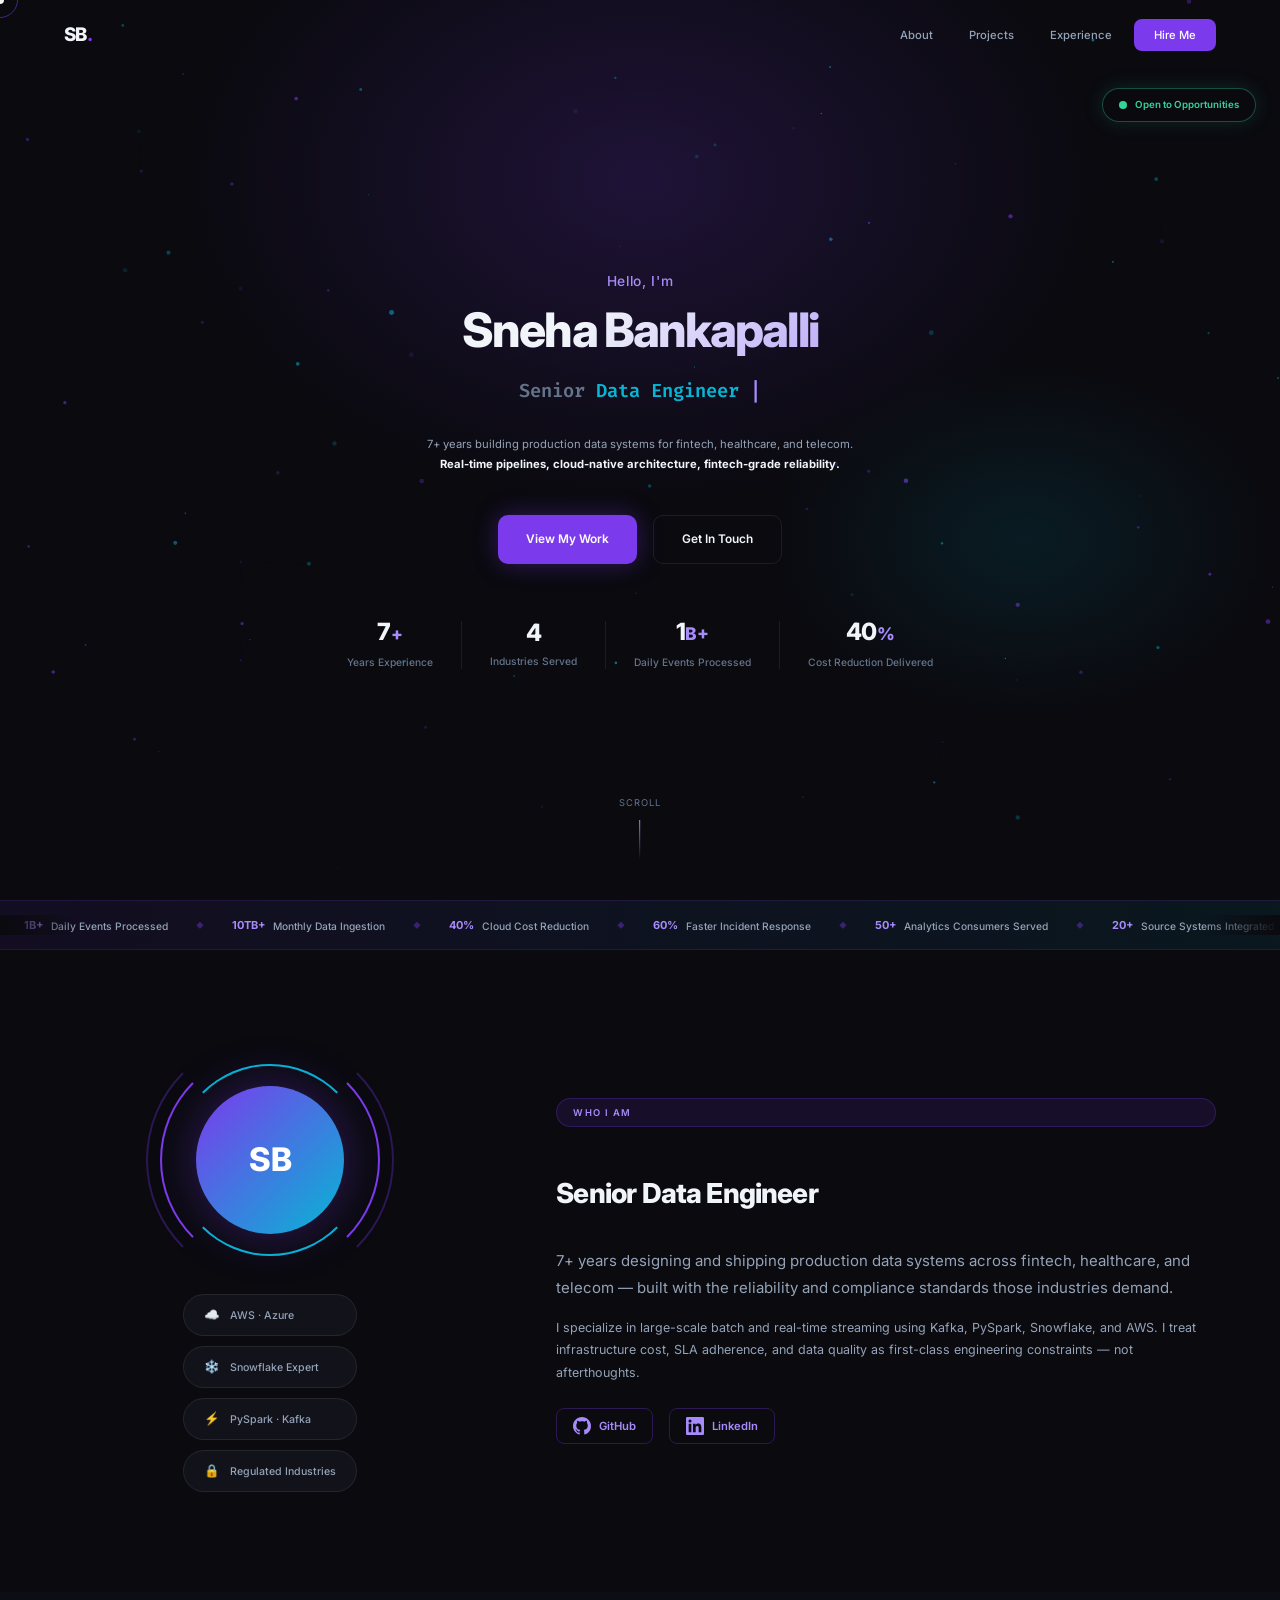
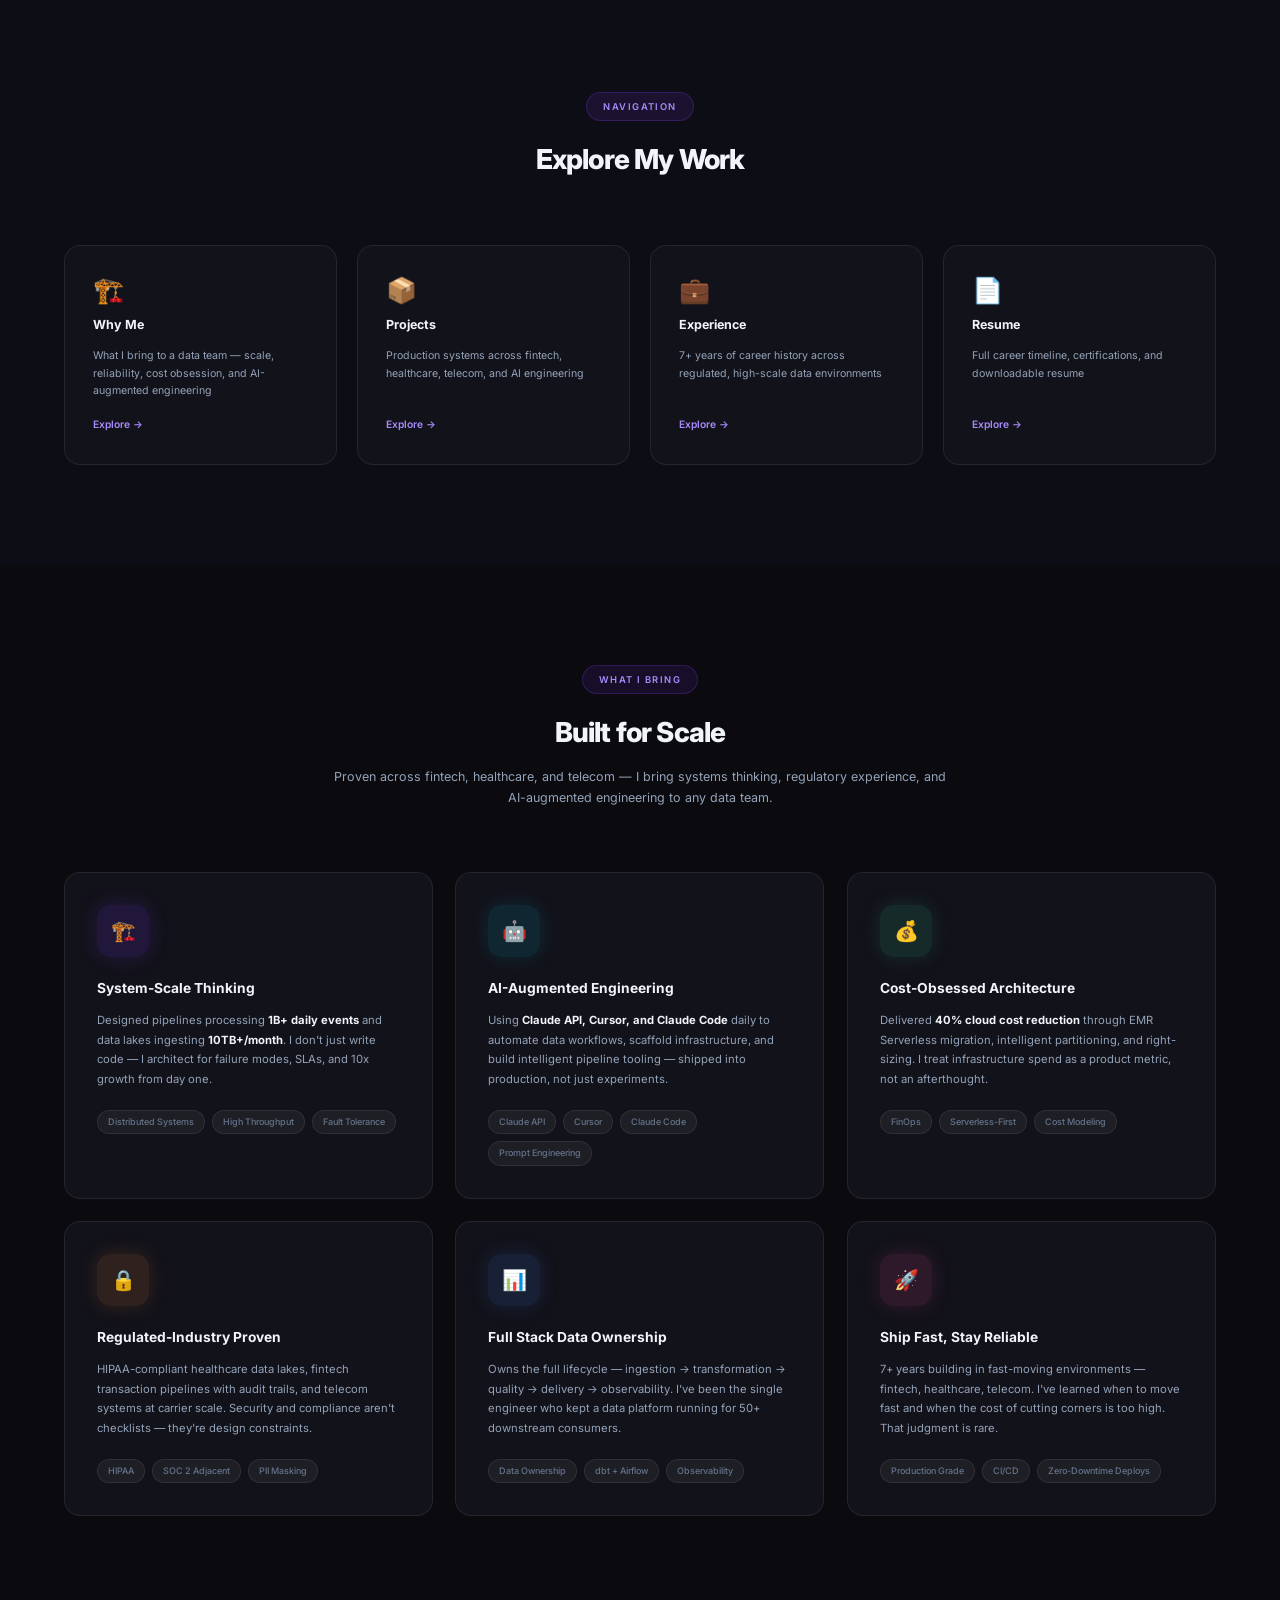
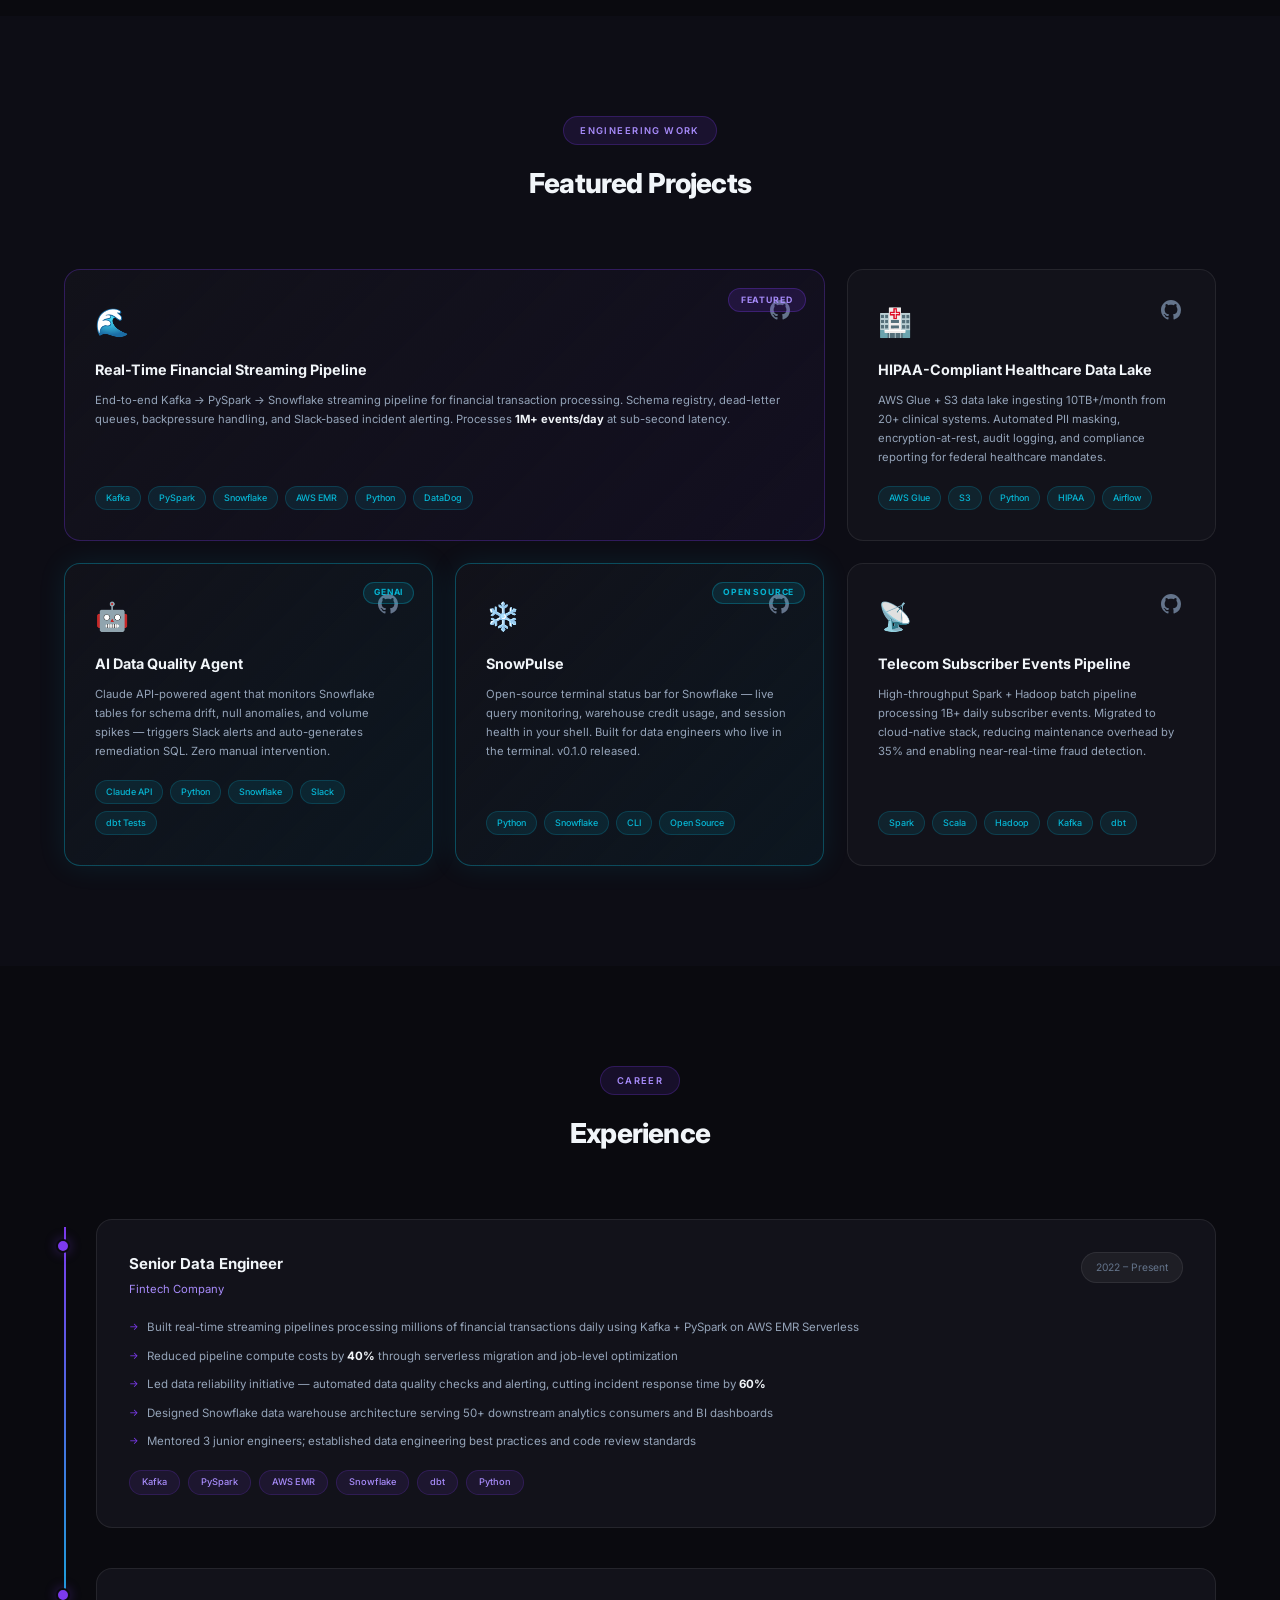
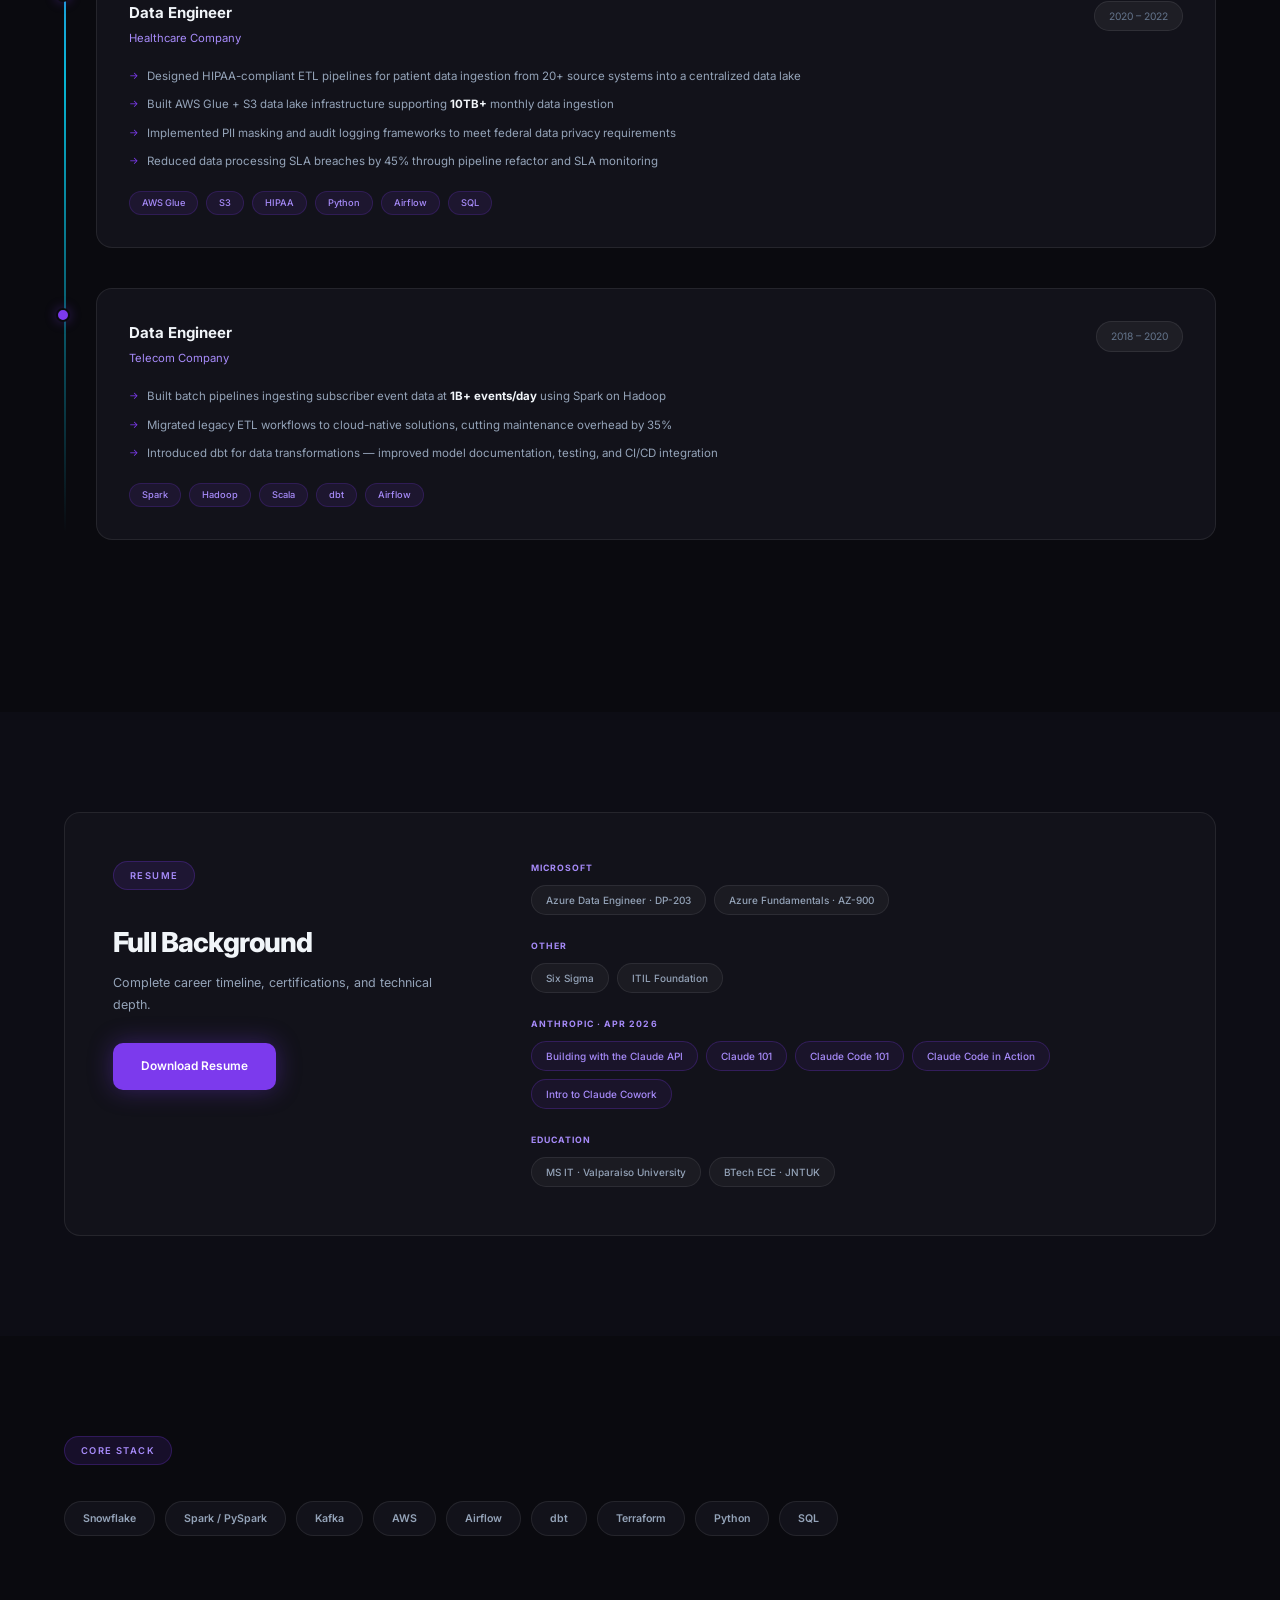
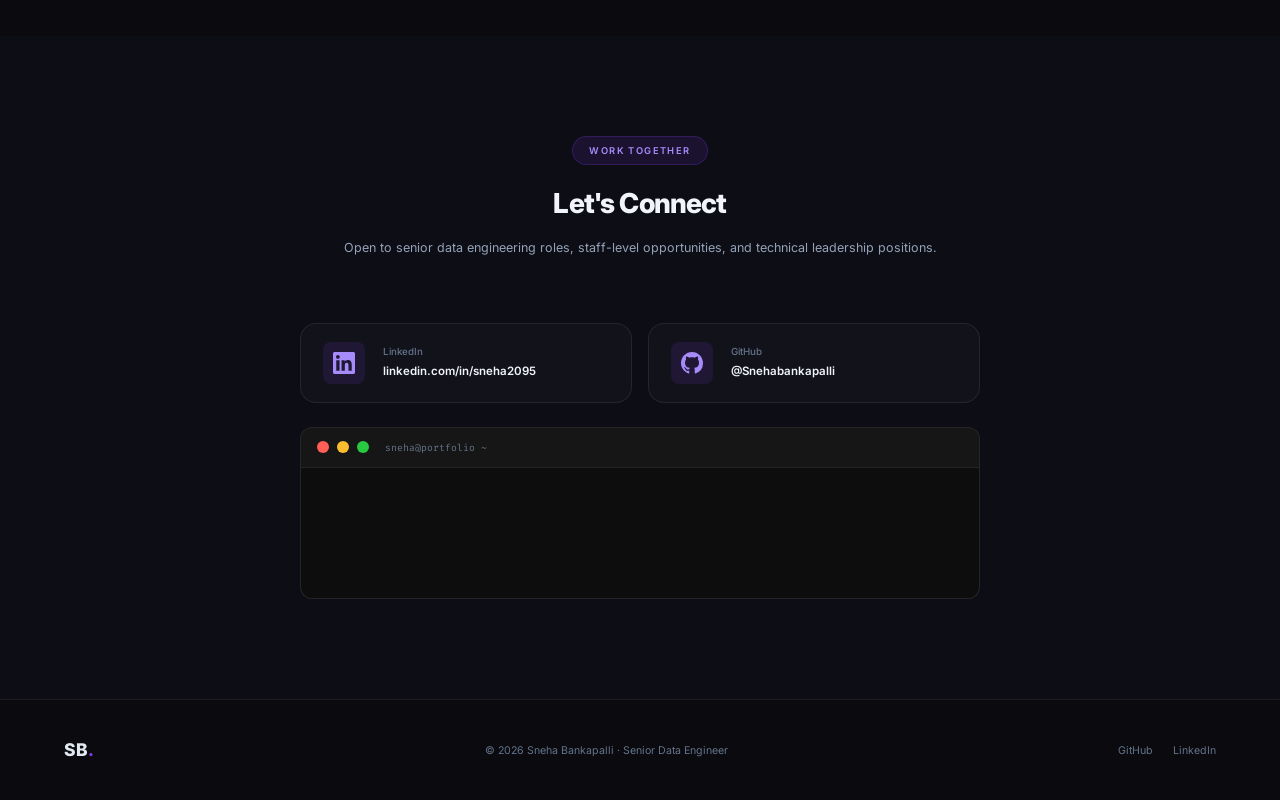
<file: index.html>
<!DOCTYPE html>
<html lang="en">
<head>
  <meta charset="UTF-8" />
  <meta name="viewport" content="width=device-width, initial-scale=1.0" />
  <title>Sneha Bankapalli | Senior Data Engineer</title>
  <meta name="description" content="Senior Data Engineer with 7+ years building production-grade pipelines across fintech, healthcare, and telecom. Expert in Snowflake, PySpark, Kafka, AWS, and dbt." />
  <meta name="author" content="Sneha Bankapalli" />
  <meta property="og:type" content="website" />
  <meta property="og:url" content="https://snehabankapalli.github.io/" />
  <meta property="og:title" content="Sneha Bankapalli | Senior Data Engineer" />
  <meta property="og:description" content="Senior Data Engineer with 7+ years building production-grade pipelines across fintech, healthcare, and telecom." />
  <meta property="og:image" content="https://snehabankapalli.github.io/og-preview.png" />
  <meta name="twitter:card" content="summary_large_image" />
  <meta name="twitter:title" content="Sneha Bankapalli | Senior Data Engineer" />
  <meta name="twitter:description" content="Senior Data Engineer with 7+ years building production-grade pipelines." />
  <link rel="preconnect" href="https://fonts.googleapis.com" />
  <link rel="preconnect" href="https://fonts.gstatic.com" crossorigin />
  <link href="https://fonts.googleapis.com/css2?family=Inter:wght@300;400;500;600;700;800&family=Fira+Code:wght@400;500&display=swap" rel="stylesheet" />
  <link rel="stylesheet" href="style.css" />
</head>
<body>

  <div id="scrollProgress"></div>
  <div id="cursorDot"></div>
  <div id="cursorGlow"></div>

  <a href="#contact" class="otw-badge" id="otwBadge">
    <span class="otw-dot"></span>
    Open to Opportunities
  </a>

  <!-- NAV -->
  <nav id="navbar">
    <div class="nav-inner">
      <a href="#hero" class="nav-logo">SB<span class="dot">.</span></a>
      <ul class="nav-links">
        <li><a href="#about">About</a></li>
        <li><a href="#projects">Projects</a></li>
        <li><a href="#experience">Experience</a></li>
        <li><a href="#contact" class="nav-cta">Hire Me</a></li>
      </ul>
      <button class="hamburger" id="hamburger" aria-label="Menu">
        <span></span><span></span><span></span>
      </button>
    </div>
  </nav>

  <div class="mobile-menu" id="mobileMenu">
    <ul>
      <li><a href="#about" class="mobile-link">About</a></li>
      <li><a href="#projects" class="mobile-link">Projects</a></li>
      <li><a href="#experience" class="mobile-link">Experience</a></li>
      <li><a href="#contact" class="mobile-link">Hire Me</a></li>
    </ul>
  </div>

  <!-- HERO -->
  <section id="hero">
    <div class="hero-bg"><canvas id="particleCanvas"></canvas></div>
    <div class="hero-content">
      <p class="hero-greeting" data-aos="fade-up">Hello, I'm</p>
      <h1 class="hero-name" data-aos="fade-up" data-aos-delay="100">Sneha Bankapalli</h1>
      <div class="hero-title-wrapper" data-aos="fade-up" data-aos-delay="200">
        <span class="hero-title-prefix">Senior </span>
        <span class="hero-title-type" id="typedText"></span>
        <span class="cursor">|</span>
      </div>
      <p class="hero-tagline" data-aos="fade-up" data-aos-delay="300">
        7+ years building production data systems for fintech, healthcare, and telecom.<br />
        <strong>Real-time pipelines, cloud-native architecture, fintech-grade reliability.</strong>
      </p>
      <div class="hero-actions" data-aos="fade-up" data-aos-delay="400">
        <a href="#projects" class="btn btn-primary magnetic">View My Work</a>
        <a href="#contact" class="btn btn-secondary magnetic">Get In Touch</a>
      </div>
      <div class="hero-stats" data-aos="fade-up" data-aos-delay="500">
        <div class="stat">
          <span class="stat-num" data-target="7">7</span><span class="stat-plus">+</span>
          <p>Years Experience</p>
        </div>
        <div class="stat-divider"></div>
        <div class="stat">
          <span class="stat-num" data-target="4">4</span>
          <p>Industries Served</p>
        </div>
        <div class="stat-divider"></div>
        <div class="stat">
          <span class="stat-num" data-target="1">1</span><span class="stat-plus">B+</span>
          <p>Daily Events Processed</p>
        </div>
        <div class="stat-divider"></div>
        <div class="stat">
          <span class="stat-num" data-target="40">40</span><span class="stat-plus">%</span>
          <p>Cost Reduction Delivered</p>
        </div>
      </div>
    </div>
    <div class="hero-scroll-hint">
      <span>Scroll</span>
      <div class="scroll-line"></div>
    </div>
  </section>

  <!-- IMPACT MARQUEE -->
  <div class="impact-strip">
    <div class="marquee-track">
      <div class="marquee-inner" id="marqueeInner">
        <span class="impact-item"><span class="impact-num">1B+</span> Daily Events Processed</span>
        <span class="impact-sep">◆</span>
        <span class="impact-item"><span class="impact-num">10TB+</span> Monthly Data Ingestion</span>
        <span class="impact-sep">◆</span>
        <span class="impact-item"><span class="impact-num">40%</span> Cloud Cost Reduction</span>
        <span class="impact-sep">◆</span>
        <span class="impact-item"><span class="impact-num">60%</span> Faster Incident Response</span>
        <span class="impact-sep">◆</span>
        <span class="impact-item"><span class="impact-num">50+</span> Analytics Consumers Served</span>
        <span class="impact-sep">◆</span>
        <span class="impact-item"><span class="impact-num">20+</span> Source Systems Integrated</span>
        <span class="impact-sep">◆</span>
        <span class="impact-item"><span class="impact-num">7+</span> Years Production Engineering</span>
        <span class="impact-sep">◆</span>
        <span class="impact-item"><span class="impact-num">Multi</span>-Industry Regulated Systems</span>
        <span class="impact-sep">◆</span>
      </div>
    </div>
  </div>

  <!-- ABOUT -->
  <section id="about" class="section">
    <div class="container">
      <div class="about-grid">
        <div class="about-visual" data-aos="fade-right">
          <div class="about-avatar">
            <div class="avatar-ring ring-1"></div>
            <div class="avatar-ring ring-2"></div>
            <div class="avatar-ring ring-3"></div>
            <div class="avatar-initials">SB</div>
          </div>
          <div class="about-badges">
            <div class="badge"><span class="badge-icon">☁️</span><span>AWS · Azure</span></div>
            <div class="badge"><span class="badge-icon">❄️</span><span>Snowflake Expert</span></div>
            <div class="badge"><span class="badge-icon">⚡</span><span>PySpark · Kafka</span></div>
            <div class="badge"><span class="badge-icon">🔒</span><span>Regulated Industries</span></div>
          </div>
        </div>
        <div class="about-text" data-aos="fade-left">
          <span class="section-tag">Who I Am</span>
          <h2 class="about-heading">Senior Data Engineer</h2>
          <p class="about-lead">
            7+ years designing and shipping production data systems across fintech, healthcare, and telecom
            — built with the reliability and compliance standards those industries demand.
          </p>
          <p>
            I specialize in large-scale batch and real-time streaming using Kafka, PySpark, Snowflake, and AWS.
            I treat infrastructure cost, SLA adherence, and data quality as first-class engineering constraints — not afterthoughts.
          </p>
          <div class="about-links">
            <a href="https://github.com/Snehabankapalli" target="_blank" rel="noopener" class="about-link">
              <svg width="18" height="18" viewBox="0 0 24 24" fill="currentColor"><path d="M12 0C5.37 0 0 5.37 0 12c0 5.31 3.435 9.795 8.205 11.385.6.105.825-.255.825-.57 0-.285-.015-1.23-.015-2.235-3.015.555-3.795-.735-4.035-1.41-.135-.345-.72-1.41-1.23-1.695-.42-.225-1.02-.78-.015-.795.945-.015 1.62.87 1.845 1.23 1.08 1.815 2.805 1.305 3.495.99.105-.78.42-1.305.765-1.605-2.67-.3-5.46-1.335-5.46-5.925 0-1.305.465-2.385 1.23-3.225-.12-.3-.54-1.53.12-3.18 0 0 1.005-.315 3.3 1.23.96-.27 1.98-.405 3-.405s2.04.135 3 .405c2.295-1.56 3.3-1.23 3.3-1.23.66 1.65.24 2.88.12 3.18.765.84 1.23 1.905 1.23 3.225 0 4.605-2.805 5.625-5.475 5.925.435.375.81 1.095.81 2.22 0 1.605-.015 2.895-.015 3.3 0 .315.225.69.825.57A12.02 12.02 0 0 0 24 12c0-6.63-5.37-12-12-12z"/></svg>
              GitHub
            </a>
            <a href="https://www.linkedin.com/in/sneha2095/" target="_blank" rel="noopener" class="about-link">
              <svg width="18" height="18" viewBox="0 0 24 24" fill="currentColor"><path d="M20.447 20.452h-3.554v-5.569c0-1.328-.027-3.037-1.852-3.037-1.853 0-2.136 1.445-2.136 2.939v5.667H9.351V9h3.414v1.561h.046c.477-.9 1.637-1.85 3.37-1.85 3.601 0 4.267 2.37 4.267 5.455v6.286zM5.337 7.433a2.062 2.062 0 0 1-2.063-2.065 2.064 2.064 0 1 1 2.063 2.065zm1.782 13.019H3.555V9h3.564v11.452zM22.225 0H1.771C.792 0 0 .774 0 1.729v20.542C0 23.227.792 24 1.771 24h20.451C23.2 24 24 23.227 24 22.271V1.729C24 .774 23.2 0 22.222 0h.003z"/></svg>
              LinkedIn
            </a>
          </div>
        </div>
      </div>
    </div>
  </section>

  <!-- EXPLORE MY WORK — 4 nav cards -->
  <section id="explore" class="section section-dark">
    <div class="container">
      <div class="section-header" data-aos="fade-up">
        <span class="section-tag">Navigation</span>
        <h2 class="section-title">Explore My Work</h2>
      </div>
      <div class="explore-grid" data-aos="fade-up">
        <a href="#value" class="explore-card tilt-card">
          <div class="explore-icon">🏗️</div>
          <h3>Why Me</h3>
          <p>What I bring to a data team — scale, reliability, cost obsession, and AI-augmented engineering</p>
          <span class="explore-arrow">Explore →</span>
        </a>
        <a href="#projects" class="explore-card tilt-card">
          <div class="explore-icon">📦</div>
          <h3>Projects</h3>
          <p>Production systems across fintech, healthcare, telecom, and AI engineering</p>
          <span class="explore-arrow">Explore →</span>
        </a>
        <a href="#experience" class="explore-card tilt-card">
          <div class="explore-icon">💼</div>
          <h3>Experience</h3>
          <p>7+ years of career history across regulated, high-scale data environments</p>
          <span class="explore-arrow">Explore →</span>
        </a>
        <a href="#resume" class="explore-card tilt-card">
          <div class="explore-icon">📄</div>
          <h3>Resume</h3>
          <p>Full career timeline, certifications, and downloadable resume</p>
          <span class="explore-arrow">Explore →</span>
        </a>
      </div>
    </div>
  </section>

  <!-- WHY ME / BUILT FOR SCALE -->
  <section id="value" class="section">
    <div class="container">
      <div class="section-header" data-aos="fade-up">
        <span class="section-tag">What I Bring</span>
        <h2 class="section-title">Built for Scale</h2>
        <p class="section-subtitle">Proven across fintech, healthcare, and telecom — I bring systems thinking, regulatory experience, and AI-augmented engineering to any data team.</p>
      </div>
      <div class="value-grid">

        <div class="value-card tilt-card" data-aos="fade-up">
          <div class="value-icon-wrap purple"><span>🏗️</span></div>
          <h3>System-Scale Thinking</h3>
          <p>Designed pipelines processing <strong>1B+ daily events</strong> and data lakes ingesting <strong>10TB+/month</strong>. I don't just write code — I architect for failure modes, SLAs, and 10x growth from day one.</p>
          <div class="value-tags"><span>Distributed Systems</span><span>High Throughput</span><span>Fault Tolerance</span></div>
        </div>

        <div class="value-card tilt-card" data-aos="fade-up" data-aos-delay="100">
          <div class="value-icon-wrap teal"><span>🤖</span></div>
          <h3>AI-Augmented Engineering</h3>
          <p>Using <strong>Claude API, Cursor, and Claude Code</strong> daily to automate data workflows, scaffold infrastructure, and build intelligent pipeline tooling — shipped into production, not just experiments.</p>
          <div class="value-tags"><span>Claude API</span><span>Cursor</span><span>Claude Code</span><span>Prompt Engineering</span></div>
        </div>

        <div class="value-card tilt-card" data-aos="fade-up" data-aos-delay="150">
          <div class="value-icon-wrap green"><span>💰</span></div>
          <h3>Cost-Obsessed Architecture</h3>
          <p>Delivered <strong>40% cloud cost reduction</strong> through EMR Serverless migration, intelligent partitioning, and right-sizing. I treat infrastructure spend as a product metric, not an afterthought.</p>
          <div class="value-tags"><span>FinOps</span><span>Serverless-First</span><span>Cost Modeling</span></div>
        </div>

        <div class="value-card tilt-card" data-aos="fade-up" data-aos-delay="200">
          <div class="value-icon-wrap orange"><span>🔒</span></div>
          <h3>Regulated-Industry Proven</h3>
          <p>HIPAA-compliant healthcare data lakes, fintech transaction pipelines with audit trails, and telecom systems at carrier scale. Security and compliance aren't checklists — they're design constraints.</p>
          <div class="value-tags"><span>HIPAA</span><span>SOC 2 Adjacent</span><span>PII Masking</span></div>
        </div>

        <div class="value-card tilt-card" data-aos="fade-up" data-aos-delay="250">
          <div class="value-icon-wrap blue"><span>📊</span></div>
          <h3>Full Stack Data Ownership</h3>
          <p>Owns the full lifecycle — ingestion → transformation → quality → delivery → observability. I've been the single engineer who kept a data platform running for 50+ downstream consumers.</p>
          <div class="value-tags"><span>Data Ownership</span><span>dbt + Airflow</span><span>Observability</span></div>
        </div>

        <div class="value-card tilt-card" data-aos="fade-up" data-aos-delay="300">
          <div class="value-icon-wrap pink"><span>🚀</span></div>
          <h3>Ship Fast, Stay Reliable</h3>
          <p>7+ years building in fast-moving environments — fintech, healthcare, telecom. I've learned when to move fast and when the cost of cutting corners is too high. That judgment is rare.</p>
          <div class="value-tags"><span>Production Grade</span><span>CI/CD</span><span>Zero-Downtime Deploys</span></div>
        </div>

      </div>
    </div>
  </section>

  <!-- FEATURED PROJECTS -->
  <section id="projects" class="section section-dark">
    <div class="container">
      <div class="section-header" data-aos="fade-up">
        <span class="section-tag">Engineering Work</span>
        <h2 class="section-title">Featured Projects</h2>
      </div>

      <div class="projects-grid">

        <div class="project-card featured tilt-card" data-aos="fade-up">
          <div class="project-tag">Featured</div>
          <div class="project-header">
            <span class="project-icon">🌊</span>
            <div class="project-links">
              <a href="https://github.com/Snehabankapalli/real-time-fintech-pipeline-kafka-spark-snowflake" target="_blank" rel="noopener" aria-label="GitHub">
                <svg width="20" height="20" viewBox="0 0 24 24" fill="currentColor"><path d="M12 0C5.37 0 0 5.37 0 12c0 5.31 3.435 9.795 8.205 11.385.6.105.825-.255.825-.57 0-.285-.015-1.23-.015-2.235-3.015.555-3.795-.735-4.035-1.41-.135-.345-.72-1.41-1.23-1.695-.42-.225-1.02-.78-.015-.795.945-.015 1.62.87 1.845 1.23 1.08 1.815 2.805 1.305 3.495.99.105-.78.42-1.305.765-1.605-2.67-.3-5.46-1.335-5.46-5.925 0-1.305.465-2.385 1.23-3.225-.12-.3-.54-1.53.12-3.18 0 0 1.005-.315 3.3 1.23.96-.27 1.98-.405 3-.405s2.04.135 3 .405c2.295-1.56 3.3-1.23 3.3-1.23.66 1.65.24 2.88.12 3.18.765.84 1.23 1.905 1.23 3.225 0 4.605-2.805 5.625-5.475 5.925.435.375.81 1.095.81 2.22 0 1.605-.015 2.895-.015 3.3 0 .315.225.69.825.57A12.02 12.02 0 0 0 24 12c0-6.63-5.37-12-12-12z"/></svg>
              </a>
            </div>
          </div>
          <h3>Real-Time Financial Streaming Pipeline</h3>
          <p>End-to-end Kafka → PySpark → Snowflake streaming pipeline for financial transaction processing. Schema registry, dead-letter queues, backpressure handling, and Slack-based incident alerting. Processes <strong>1M+ events/day</strong> at sub-second latency.</p>
          <div class="project-tech">
            <span>Kafka</span><span>PySpark</span><span>Snowflake</span><span>AWS EMR</span><span>Python</span><span>DataDog</span>
          </div>
        </div>

        <div class="project-card tilt-card" data-aos="fade-up" data-aos-delay="100">
          <div class="project-header">
            <span class="project-icon">🏥</span>
            <div class="project-links">
              <a href="https://github.com/Snehabankapalli/hipaa-data-lake-aws" target="_blank" rel="noopener" aria-label="GitHub">
                <svg width="20" height="20" viewBox="0 0 24 24" fill="currentColor"><path d="M12 0C5.37 0 0 5.37 0 12c0 5.31 3.435 9.795 8.205 11.385.6.105.825-.255.825-.57 0-.285-.015-1.23-.015-2.235-3.015.555-3.795-.735-4.035-1.41-.135-.345-.72-1.41-1.23-1.695-.42-.225-1.02-.78-.015-.795.945-.015 1.62.87 1.845 1.23 1.08 1.815 2.805 1.305 3.495.99.105-.78.42-1.305.765-1.605-2.67-.3-5.46-1.335-5.46-5.925 0-1.305.465-2.385 1.23-3.225-.12-.3-.54-1.53.12-3.18 0 0 1.005-.315 3.3 1.23.96-.27 1.98-.405 3-.405s2.04.135 3 .405c2.295-1.56 3.3-1.23 3.3-1.23.66 1.65.24 2.88.12 3.18.765.84 1.23 1.905 1.23 3.225 0 4.605-2.805 5.625-5.475 5.925.435.375.81 1.095.81 2.22 0 1.605-.015 2.895-.015 3.3 0 .315.225.69.825.57A12.02 12.02 0 0 0 24 12c0-6.63-5.37-12-12-12z"/></svg>
              </a>
            </div>
          </div>
          <h3>HIPAA-Compliant Healthcare Data Lake</h3>
          <p>AWS Glue + S3 data lake ingesting 10TB+/month from 20+ clinical systems. Automated PII masking, encryption-at-rest, audit logging, and compliance reporting for federal healthcare mandates.</p>
          <div class="project-tech">
            <span>AWS Glue</span><span>S3</span><span>Python</span><span>HIPAA</span><span>Airflow</span>
          </div>
        </div>

        <div class="project-card genai-featured tilt-card" data-aos="fade-up" data-aos-delay="150">
          <span class="genai-badge">GenAI</span>
          <div class="project-header">
            <span class="project-icon">🤖</span>
            <div class="project-links">
              <a href="https://github.com/Snehabankapalli/ai-data-quality-agent" target="_blank" rel="noopener" aria-label="GitHub">
                <svg width="20" height="20" viewBox="0 0 24 24" fill="currentColor"><path d="M12 0C5.37 0 0 5.37 0 12c0 5.31 3.435 9.795 8.205 11.385.6.105.825-.255.825-.57 0-.285-.015-1.23-.015-2.235-3.015.555-3.795-.735-4.035-1.41-.135-.345-.72-1.41-1.23-1.695-.42-.225-1.02-.78-.015-.795.945-.015 1.62.87 1.845 1.23 1.08 1.815 2.805 1.305 3.495.99.105-.78.42-1.305.765-1.605-2.67-.3-5.46-1.335-5.46-5.925 0-1.305.465-2.385 1.23-3.225-.12-.3-.54-1.53.12-3.18 0 0 1.005-.315 3.3 1.23.96-.27 1.98-.405 3-.405s2.04.135 3 .405c2.295-1.56 3.3-1.23 3.3-1.23.66 1.65.24 2.88.12 3.18.765.84 1.23 1.905 1.23 3.225 0 4.605-2.805 5.625-5.475 5.925.435.375.81 1.095.81 2.22 0 1.605-.015 2.895-.015 3.3 0 .315.225.69.825.57A12.02 12.02 0 0 0 24 12c0-6.63-5.37-12-12-12z"/></svg>
              </a>
            </div>
          </div>
          <h3>AI Data Quality Agent</h3>
          <p>Claude API-powered agent that monitors Snowflake tables for schema drift, null anomalies, and volume spikes — triggers Slack alerts and auto-generates remediation SQL. Zero manual intervention.</p>
          <div class="project-tech">
            <span>Claude API</span><span>Python</span><span>Snowflake</span><span>Slack</span><span>dbt Tests</span>
          </div>
        </div>

        <div class="project-card genai-featured tilt-card" data-aos="fade-up" data-aos-delay="200">
          <span class="genai-badge">Open Source</span>
          <div class="project-header">
            <span class="project-icon">❄️</span>
            <div class="project-links">
              <a href="https://github.com/Snehabankapalli/SnowPulse" target="_blank" rel="noopener" aria-label="GitHub">
                <svg width="20" height="20" viewBox="0 0 24 24" fill="currentColor"><path d="M12 0C5.37 0 0 5.37 0 12c0 5.31 3.435 9.795 8.205 11.385.6.105.825-.255.825-.57 0-.285-.015-1.23-.015-2.235-3.015.555-3.795-.735-4.035-1.41-.135-.345-.72-1.41-1.23-1.695-.42-.225-1.02-.78-.015-.795.945-.015 1.62.87 1.845 1.23 1.08 1.815 2.805 1.305 3.495.99.105-.78.42-1.305.765-1.605-2.67-.3-5.46-1.335-5.46-5.925 0-1.305.465-2.385 1.23-3.225-.12-.3-.54-1.53.12-3.18 0 0 1.005-.315 3.3 1.23.96-.27 1.98-.405 3-.405s2.04.135 3 .405c2.295-1.56 3.3-1.23 3.3-1.23.66 1.65.24 2.88.12 3.18.765.84 1.23 1.905 1.23 3.225 0 4.605-2.805 5.625-5.475 5.925.435.375.81 1.095.81 2.22 0 1.605-.015 2.895-.015 3.3 0 .315.225.69.825.57A12.02 12.02 0 0 0 24 12c0-6.63-5.37-12-12-12z"/></svg>
              </a>
            </div>
          </div>
          <h3>SnowPulse</h3>
          <p>Open-source terminal status bar for Snowflake — live query monitoring, warehouse credit usage, and session health in your shell. Built for data engineers who live in the terminal. v0.1.0 released.</p>
          <div class="project-tech">
            <span>Python</span><span>Snowflake</span><span>CLI</span><span>Open Source</span>
          </div>
        </div>

        <div class="project-card tilt-card" data-aos="fade-up" data-aos-delay="250">
          <div class="project-header">
            <span class="project-icon">📡</span>
            <div class="project-links">
              <a href="https://github.com/Snehabankapalli/real-time-analytics-platform-kafka-spark-airflow-snowflake" target="_blank" rel="noopener" aria-label="GitHub">
                <svg width="20" height="20" viewBox="0 0 24 24" fill="currentColor"><path d="M12 0C5.37 0 0 5.37 0 12c0 5.31 3.435 9.795 8.205 11.385.6.105.825-.255.825-.57 0-.285-.015-1.23-.015-2.235-3.015.555-3.795-.735-4.035-1.41-.135-.345-.72-1.41-1.23-1.695-.42-.225-1.02-.78-.015-.795.945-.015 1.62.87 1.845 1.23 1.08 1.815 2.805 1.305 3.495.99.105-.78.42-1.305.765-1.605-2.67-.3-5.46-1.335-5.46-5.925 0-1.305.465-2.385 1.23-3.225-.12-.3-.54-1.53.12-3.18 0 0 1.005-.315 3.3 1.23.96-.27 1.98-.405 3-.405s2.04.135 3 .405c2.295-1.56 3.3-1.23 3.3-1.23.66 1.65.24 2.88.12 3.18.765.84 1.23 1.905 1.23 3.225 0 4.605-2.805 5.625-5.475 5.925.435.375.81 1.095.81 2.22 0 1.605-.015 2.895-.015 3.3 0 .315.225.69.825.57A12.02 12.02 0 0 0 24 12c0-6.63-5.37-12-12-12z"/></svg>
              </a>
            </div>
          </div>
          <h3>Telecom Subscriber Events Pipeline</h3>
          <p>High-throughput Spark + Hadoop batch pipeline processing 1B+ daily subscriber events. Migrated to cloud-native stack, reducing maintenance overhead by 35% and enabling near-real-time fraud detection.</p>
          <div class="project-tech">
            <span>Spark</span><span>Scala</span><span>Hadoop</span><span>Kafka</span><span>dbt</span>
          </div>
        </div>

      </div>
    </div>
  </section>

  <!-- EXPERIENCE -->
  <section id="experience" class="section">
    <div class="container">
      <div class="section-header" data-aos="fade-up">
        <span class="section-tag">Career</span>
        <h2 class="section-title">Experience</h2>
      </div>
      <div class="timeline">

        <div class="timeline-item" data-aos="fade-up">
          <div class="timeline-dot"></div>
          <div class="timeline-card">
            <div class="timeline-header">
              <div>
                <h3>Senior Data Engineer</h3>
                <span class="timeline-company">Fintech Company</span>
              </div>
              <span class="timeline-date">2022 – Present</span>
            </div>
            <ul class="timeline-bullets">
              <li>Built real-time streaming pipelines processing millions of financial transactions daily using Kafka + PySpark on AWS EMR Serverless</li>
              <li>Reduced pipeline compute costs by <strong>40%</strong> through serverless migration and job-level optimization</li>
              <li>Led data reliability initiative — automated data quality checks and alerting, cutting incident response time by <strong>60%</strong></li>
              <li>Designed Snowflake data warehouse architecture serving 50+ downstream analytics consumers and BI dashboards</li>
              <li>Mentored 3 junior engineers; established data engineering best practices and code review standards</li>
            </ul>
            <div class="timeline-tags">
              <span>Kafka</span><span>PySpark</span><span>AWS EMR</span><span>Snowflake</span><span>dbt</span><span>Python</span>
            </div>
          </div>
        </div>

        <div class="timeline-item" data-aos="fade-up" data-aos-delay="100">
          <div class="timeline-dot"></div>
          <div class="timeline-card">
            <div class="timeline-header">
              <div>
                <h3>Data Engineer</h3>
                <span class="timeline-company">Healthcare Company</span>
              </div>
              <span class="timeline-date">2020 – 2022</span>
            </div>
            <ul class="timeline-bullets">
              <li>Designed HIPAA-compliant ETL pipelines for patient data ingestion from 20+ source systems into a centralized data lake</li>
              <li>Built AWS Glue + S3 data lake infrastructure supporting <strong>10TB+</strong> monthly data ingestion</li>
              <li>Implemented PII masking and audit logging frameworks to meet federal data privacy requirements</li>
              <li>Reduced data processing SLA breaches by 45% through pipeline refactor and SLA monitoring</li>
            </ul>
            <div class="timeline-tags">
              <span>AWS Glue</span><span>S3</span><span>HIPAA</span><span>Python</span><span>Airflow</span><span>SQL</span>
            </div>
          </div>
        </div>

        <div class="timeline-item" data-aos="fade-up" data-aos-delay="200">
          <div class="timeline-dot"></div>
          <div class="timeline-card">
            <div class="timeline-header">
              <div>
                <h3>Data Engineer</h3>
                <span class="timeline-company">Telecom Company</span>
              </div>
              <span class="timeline-date">2018 – 2020</span>
            </div>
            <ul class="timeline-bullets">
              <li>Built batch pipelines ingesting subscriber event data at <strong>1B+ events/day</strong> using Spark on Hadoop</li>
              <li>Migrated legacy ETL workflows to cloud-native solutions, cutting maintenance overhead by 35%</li>
              <li>Introduced dbt for data transformations — improved model documentation, testing, and CI/CD integration</li>
            </ul>
            <div class="timeline-tags">
              <span>Spark</span><span>Hadoop</span><span>Scala</span><span>dbt</span><span>Airflow</span>
            </div>
          </div>
        </div>

      </div>
    </div>
  </section>

  <!-- RESUME -->
  <section id="resume" class="section section-dark">
    <div class="container">
      <div class="resume-block" data-aos="fade-up">
        <div class="resume-block-left">
          <span class="section-tag">Resume</span>
          <h2 class="section-title" style="margin-top:14px;">Full Background</h2>
          <p class="section-subtitle" style="margin-top:8px;">Complete career timeline, certifications, and technical depth.</p>
          <a href="Sneha_Bankapalli_Resume.pdf" class="btn btn-primary magnetic" style="margin-top:28px;" download>Download Resume</a>
        </div>
        <div class="resume-block-right">
          <div class="resume-certs">
            <div class="resume-cert-group">
              <div class="resume-cert-label">Microsoft</div>
              <div class="resume-cert-pills">
                <span>Azure Data Engineer · DP-203</span>
                <span>Azure Fundamentals · AZ-900</span>
              </div>
            </div>
            <div class="resume-cert-group">
              <div class="resume-cert-label">Other</div>
              <div class="resume-cert-pills">
                <span>Six Sigma</span>
                <span>ITIL Foundation</span>
              </div>
            </div>
            <div class="resume-cert-group">
              <div class="resume-cert-label">Anthropic · Apr 2026</div>
              <div class="resume-cert-pills resume-cert-pills-ai">
                <span>Building with the Claude API</span>
                <span>Claude 101</span>
                <span>Claude Code 101</span>
                <span>Claude Code in Action</span>
                <span>Intro to Claude Cowork</span>
              </div>
            </div>
            <div class="resume-cert-group">
              <div class="resume-cert-label">Education</div>
              <div class="resume-cert-pills">
                <span>MS IT · Valparaiso University</span>
                <span>BTech ECE · JNTUK</span>
              </div>
            </div>
          </div>
        </div>
      </div>
    </div>
  </section>

  <!-- CORE STACK -->
  <section id="stack" class="section">
    <div class="container">
      <div class="stack-strip-header" data-aos="fade-up">
        <span class="section-tag">Core Stack</span>
      </div>
      <div class="stack-strip" data-aos="fade-up">
        <span>Snowflake</span>
        <span>Spark / PySpark</span>
        <span>Kafka</span>
        <span>AWS</span>
        <span>Airflow</span>
        <span>dbt</span>
        <span>Terraform</span>
        <span>Python</span>
        <span>SQL</span>
      </div>
    </div>
  </section>

  <!-- CONTACT -->
  <section id="contact" class="section section-dark">
    <div class="container">
      <div class="section-header" data-aos="fade-up">
        <span class="section-tag">Work Together</span>
        <h2 class="section-title">Let's Connect</h2>
        <p class="section-subtitle">Open to senior data engineering roles, staff-level opportunities, and technical leadership positions.</p>
      </div>
      <div class="contact-simple" data-aos="fade-up">
        <div class="contact-links-row">
          <a href="https://www.linkedin.com/in/sneha2095/" target="_blank" rel="noopener" class="contact-item">
            <div class="contact-item-icon">
              <svg width="22" height="22" viewBox="0 0 24 24" fill="currentColor"><path d="M20.447 20.452h-3.554v-5.569c0-1.328-.027-3.037-1.852-3.037-1.853 0-2.136 1.445-2.136 2.939v5.667H9.351V9h3.414v1.561h.046c.477-.9 1.637-1.85 3.37-1.85 3.601 0 4.267 2.37 4.267 5.455v6.286zM5.337 7.433a2.062 2.062 0 0 1-2.063-2.065 2.064 2.064 0 1 1 2.063 2.065zm1.782 13.019H3.555V9h3.564v11.452zM22.225 0H1.771C.792 0 0 .774 0 1.729v20.542C0 23.227.792 24 1.771 24h20.451C23.2 24 24 23.227 24 22.271V1.729C24 .774 23.2 0 22.222 0h.003z"/></svg>
            </div>
            <div>
              <span class="contact-label">LinkedIn</span>
              <span class="contact-value">linkedin.com/in/sneha2095</span>
            </div>
          </a>
          <a href="https://github.com/Snehabankapalli" target="_blank" rel="noopener" class="contact-item">
            <div class="contact-item-icon">
              <svg width="22" height="22" viewBox="0 0 24 24" fill="currentColor"><path d="M12 0C5.37 0 0 5.37 0 12c0 5.31 3.435 9.795 8.205 11.385.6.105.825-.255.825-.57 0-.285-.015-1.23-.015-2.235-3.015.555-3.795-.735-4.035-1.41-.135-.345-.72-1.41-1.23-1.695-.42-.225-1.02-.78-.015-.795.945-.015 1.62.87 1.845 1.23 1.08 1.815 2.805 1.305 3.495.99.105-.78.42-1.305.765-1.605-2.67-.3-5.46-1.335-5.46-5.925 0-1.305.465-2.385 1.23-3.225-.12-.3-.54-1.53.12-3.18 0 0 1.005-.315 3.3 1.23.96-.27 1.98-.405 3-.405s2.04.135 3 .405c2.295-1.56 3.3-1.23 3.3-1.23.66 1.65.24 2.88.12 3.18.765.84 1.23 1.905 1.23 3.225 0 4.605-2.805 5.625-5.475 5.925.435.375.81 1.095.81 2.22 0 1.605-.015 2.895-.015 3.3 0 .315.225.69.825.57A12.02 12.02 0 0 0 24 12c0-6.63-5.37-12-12-12z"/></svg>
            </div>
            <div>
              <span class="contact-label">GitHub</span>
              <span class="contact-value">@Snehabankapalli</span>
            </div>
          </a>
        </div>
        <div class="terminal-card" data-aos="fade-up" data-aos-delay="100">
          <div class="terminal-header">
            <span class="t-dot t-red"></span>
            <span class="t-dot t-yellow"></span>
            <span class="t-dot t-green"></span>
            <span class="t-title">sneha@portfolio ~ </span>
          </div>
          <div class="terminal-body" id="terminalBody"></div>
        </div>
      </div>
    </div>
  </section>

  <!-- FOOTER -->
  <footer class="footer">
    <div class="container">
      <div class="footer-inner">
        <span class="footer-logo">SB<span class="dot">.</span></span>
        <p class="footer-copy">© 2026 Sneha Bankapalli · Senior Data Engineer</p>
        <div class="footer-links">
          <a href="https://github.com/Snehabankapalli" target="_blank" rel="noopener">GitHub</a>
          <a href="https://www.linkedin.com/in/sneha2095/" target="_blank" rel="noopener">LinkedIn</a>
        </div>
      </div>
    </div>
  </footer>

  <script src="main.js"></script>
</body>
</html>
</file>
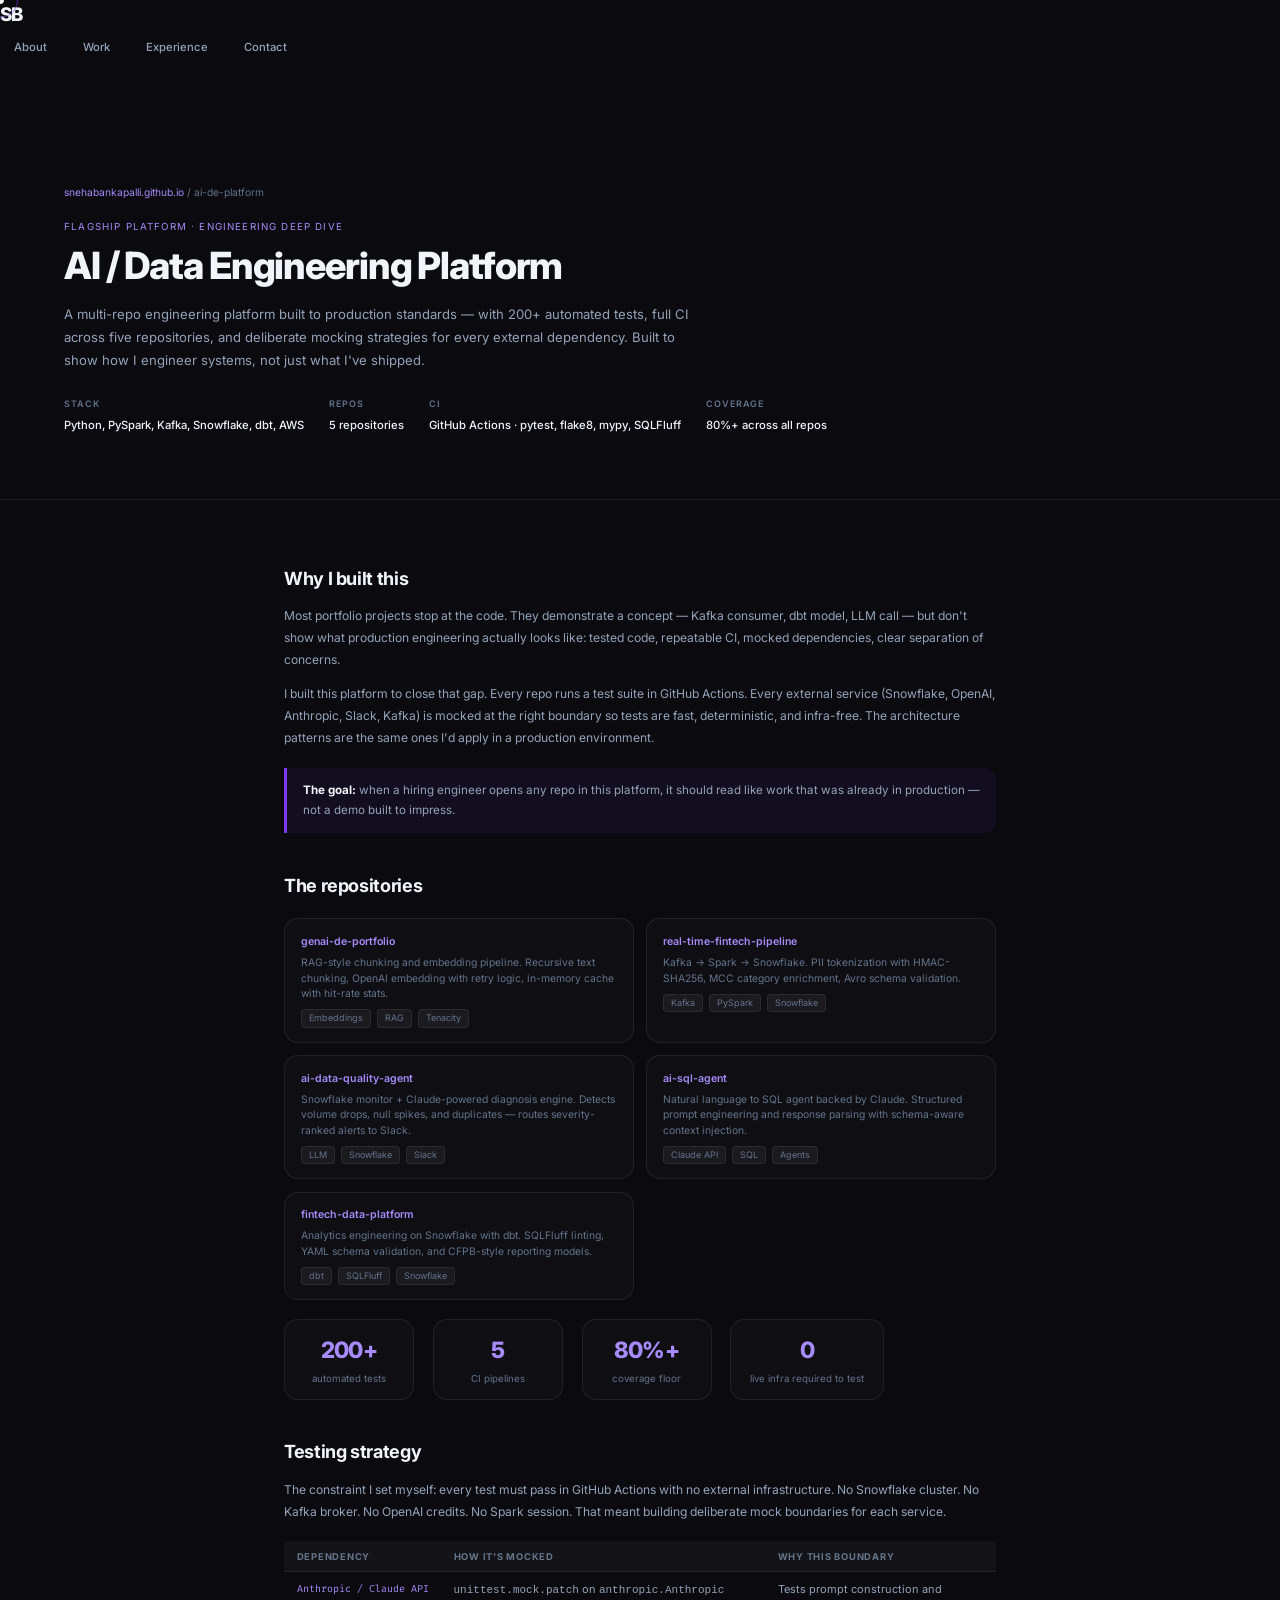
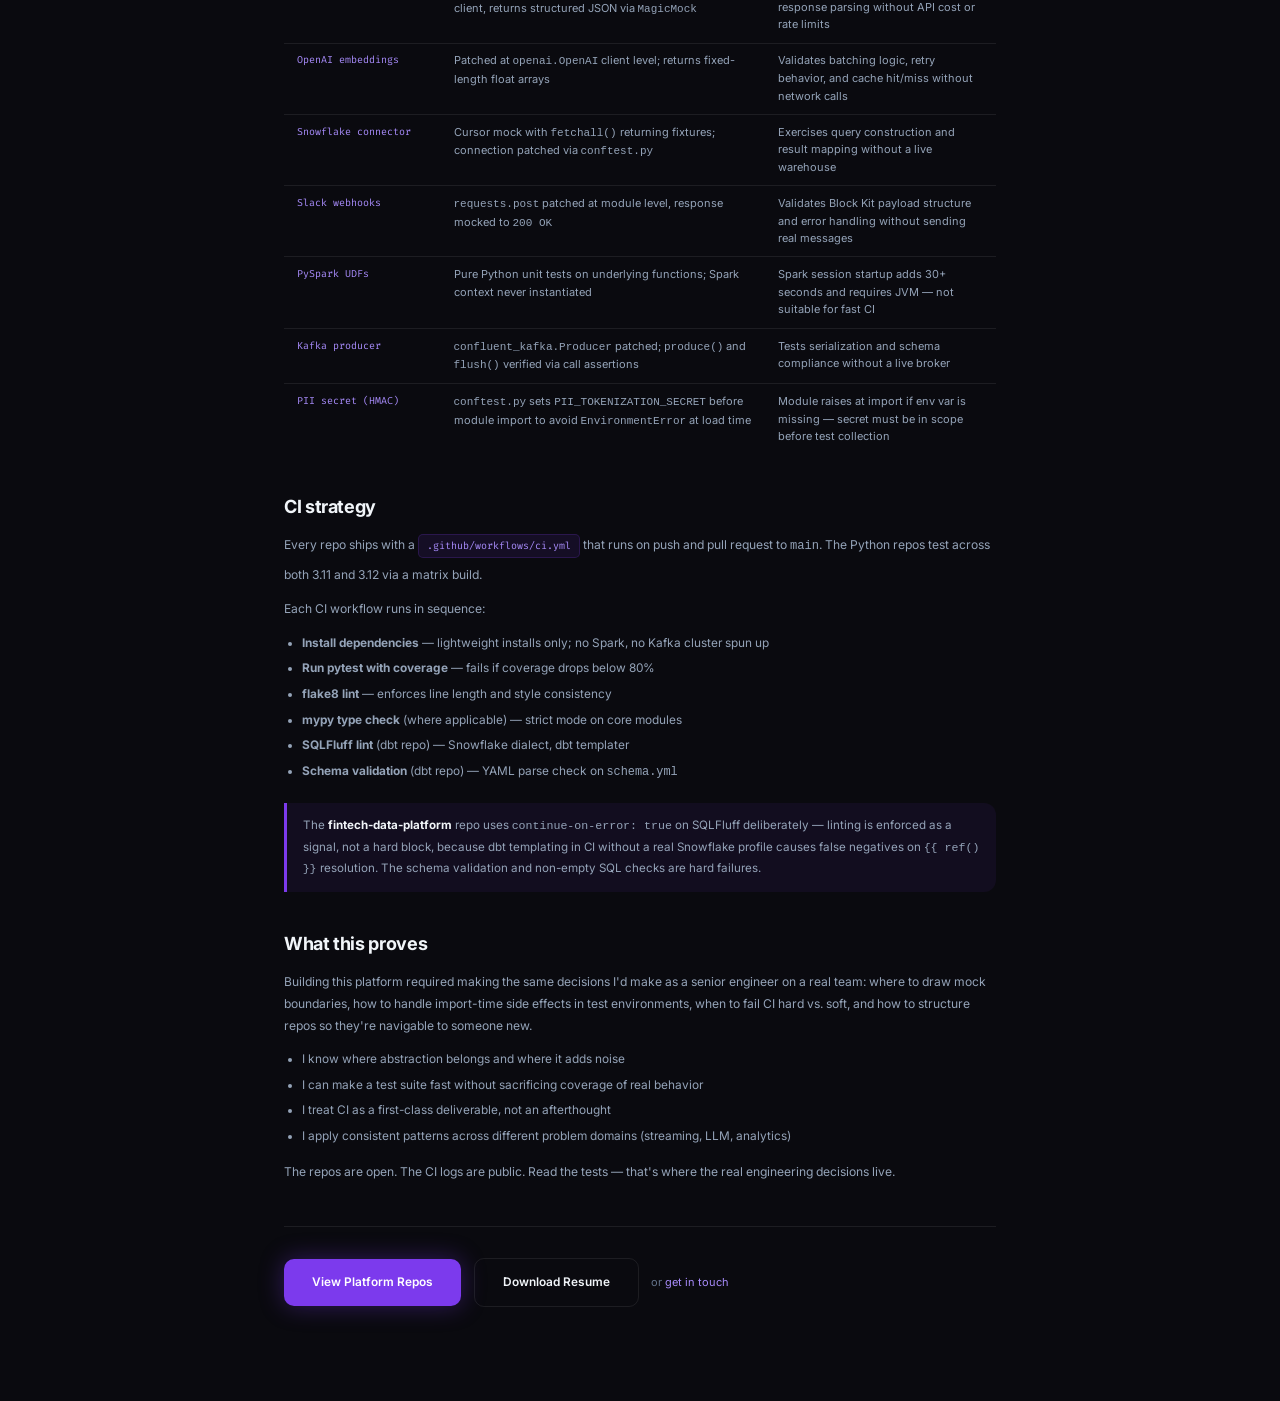
<file: project-ai-de-platform.html>
<!DOCTYPE html>
<html lang="en">
<head>
  <meta charset="UTF-8" />
  <meta name="viewport" content="width=device-width, initial-scale=1.0" />
  <title>AI / Data Engineering Platform — Sneha Bankapalli</title>
  <meta name="description" content="How I built a multi-repo AI and data engineering platform with 200+ tests, full CI, and production-grade reliability patterns." />
  <link rel="preconnect" href="https://fonts.googleapis.com" />
  <link rel="preconnect" href="https://fonts.gstatic.com" crossorigin />
  <link href="https://fonts.googleapis.com/css2?family=Inter:wght@400;500;600;700;800&family=Fira+Code:wght@400;500&display=swap" rel="stylesheet" />
  <link rel="stylesheet" href="style.css" />
  <style>
    /* ── Page-level layout ── */
    .case-hero {
      padding: 120px 0 64px;
      background: var(--bg-dark);
      border-bottom: 1px solid var(--border);
    }
    .case-hero .breadcrumb {
      font-size: 0.82rem;
      color: var(--text-muted);
      margin-bottom: 1.5rem;
    }
    .case-hero .breadcrumb a {
      color: var(--accent-light);
    }
    .case-hero .breadcrumb a:hover { opacity: 0.75; }
    .case-kicker {
      font-size: 0.78rem;
      text-transform: uppercase;
      letter-spacing: 0.12em;
      color: var(--accent-light);
      margin-bottom: 0.75rem;
    }
    .case-hero h1 {
      font-size: clamp(2rem, 4.5vw, 3rem);
      font-weight: 800;
      color: var(--text-primary);
      letter-spacing: -0.03em;
      max-width: 760px;
      margin-bottom: 1.25rem;
      line-height: 1.15;
    }
    .case-hero-desc {
      color: var(--text-secondary);
      font-size: 1.05rem;
      max-width: 640px;
      line-height: 1.75;
      margin-bottom: 2rem;
    }
    .case-meta {
      display: flex;
      flex-wrap: wrap;
      gap: 2rem;
    }
    .case-meta-item label {
      display: block;
      font-size: 0.72rem;
      text-transform: uppercase;
      letter-spacing: 0.1em;
      color: var(--text-muted);
      margin-bottom: 0.3rem;
    }
    .case-meta-item span {
      font-size: 0.9rem;
      color: var(--text-primary);
      font-weight: 500;
    }

    /* ── Body content ── */
    .case-body {
      max-width: 760px;
      margin: 0 auto;
      padding: 64px 24px 100px;
    }
    .case-body h2 {
      font-size: 1.45rem;
      font-weight: 700;
      color: var(--text-primary);
      margin: 3rem 0 1rem;
      letter-spacing: -0.02em;
    }
    .case-body h2:first-child { margin-top: 0; }
    .case-body p {
      color: var(--text-secondary);
      font-size: 0.97rem;
      line-height: 1.8;
      margin-bottom: 1rem;
    }
    .case-body ul {
      list-style: disc;
      padding-left: 1.4rem;
      margin-bottom: 1rem;
      color: var(--text-secondary);
      font-size: 0.95rem;
      line-height: 1.85;
    }
    .case-body ul li { margin-bottom: 0.3rem; }

    /* ── Callout / highlight block ── */
    .callout {
      border-left: 3px solid var(--accent);
      padding: 1rem 1.25rem;
      background: rgba(124, 58, 237, 0.07);
      border-radius: 0 12px 12px 0;
      margin: 1.5rem 0;
      color: var(--text-secondary);
      font-size: 0.93rem;
      line-height: 1.75;
    }
    .callout strong { color: var(--text-primary); }

    /* ── Code / monospace ── */
    .mono-label {
      font-family: 'Fira Code', monospace;
      font-size: 0.8rem;
      color: var(--accent-light);
      background: rgba(124, 58, 237, 0.1);
      border: 1px solid rgba(124, 58, 237, 0.2);
      padding: 2px 8px;
      border-radius: 5px;
      display: inline-block;
      margin-bottom: 0.5rem;
    }

    /* ── Repo cards ── */
    .repo-grid {
      display: grid;
      grid-template-columns: 1fr 1fr;
      gap: 1rem;
      margin: 1.5rem 0;
    }
    .repo-card {
      border: 1px solid var(--border);
      border-radius: 14px;
      padding: 1.1rem 1.25rem;
      background: rgba(255,255,255,0.02);
      transition: border-color 0.2s;
    }
    .repo-card:hover { border-color: var(--border-hover); }
    .repo-card a {
      font-size: 0.85rem;
      font-weight: 600;
      color: var(--accent-light);
      display: block;
      margin-bottom: 0.4rem;
    }
    .repo-card a:hover { opacity: 0.75; }
    .repo-card p {
      font-size: 0.83rem;
      color: var(--text-muted);
      line-height: 1.5;
      margin: 0;
    }
    .repo-badge {
      display: inline-flex;
      gap: 6px;
      flex-wrap: wrap;
      margin-top: 0.6rem;
    }
    .repo-badge span {
      font-size: 0.72rem;
      background: rgba(255,255,255,0.05);
      border: 1px solid var(--border);
      border-radius: 4px;
      padding: 1px 7px;
      color: var(--text-muted);
    }

    /* ── Stat row ── */
    .stat-row {
      display: flex;
      flex-wrap: wrap;
      gap: 1.5rem;
      margin: 1.5rem 0;
    }
    .stat-block {
      border: 1px solid var(--border);
      border-radius: 14px;
      padding: 1rem 1.5rem;
      text-align: center;
      background: rgba(255,255,255,0.02);
      min-width: 130px;
    }
    .stat-block .num {
      font-size: 1.8rem;
      font-weight: 800;
      color: var(--accent-light);
      letter-spacing: -0.03em;
    }
    .stat-block .lbl {
      font-size: 0.78rem;
      color: var(--text-muted);
      margin-top: 0.2rem;
    }

    /* ── Mock table ── */
    .mock-table {
      width: 100%;
      border-collapse: collapse;
      margin: 1.5rem 0;
      font-size: 0.88rem;
    }
    .mock-table th {
      text-align: left;
      padding: 0.6rem 1rem;
      background: rgba(255,255,255,0.04);
      color: var(--text-muted);
      font-size: 0.75rem;
      text-transform: uppercase;
      letter-spacing: 0.08em;
      border-bottom: 1px solid var(--border);
    }
    .mock-table td {
      padding: 0.7rem 1rem;
      border-bottom: 1px solid var(--border);
      color: var(--text-secondary);
      vertical-align: top;
    }
    .mock-table tr:last-child td { border-bottom: none; }
    .mock-table td:first-child {
      font-family: 'Fira Code', monospace;
      font-size: 0.8rem;
      color: var(--accent-light);
      white-space: nowrap;
    }

    /* ── CTA ── */
    .case-cta {
      margin-top: 3.5rem;
      padding-top: 2.5rem;
      border-top: 1px solid var(--border);
      display: flex;
      flex-wrap: wrap;
      gap: 1rem;
      align-items: center;
    }
    .case-cta p {
      margin: 0;
      color: var(--text-muted);
      font-size: 0.88rem;
    }

    /* ── Responsive ── */
    @media (max-width: 600px) {
      .repo-grid { grid-template-columns: 1fr; }
      .stat-row { gap: 1rem; }
    }
  </style>
</head>
<body>

  <!-- Cursor -->
  <div id="cursorDot"></div>
  <div id="cursorGlow"></div>
  <div id="scrollProgress"></div>

  <!-- Nav -->
  <nav class="nav">
    <div class="nav-container">
      <a href="index.html" class="nav-logo">SB</a>
      <div class="nav-links">
        <a href="index.html#about">About</a>
        <a href="index.html#systems">Work</a>
        <a href="index.html#experience">Experience</a>
        <a href="index.html#contact">Contact</a>
      </div>
    </div>
  </nav>

  <!-- Hero -->
  <section class="case-hero">
    <div class="container">
      <p class="breadcrumb"><a href="index.html">snehabankapalli.github.io</a> / ai-de-platform</p>
      <p class="case-kicker">Flagship Platform &middot; Engineering Deep Dive</p>
      <h1>AI / Data Engineering Platform</h1>
      <p class="case-hero-desc">
        A multi-repo engineering platform built to production standards — with 200+ automated tests,
        full CI across five repositories, and deliberate mocking strategies for every external dependency.
        Built to show how I engineer systems, not just what I've shipped.
      </p>
      <div class="case-meta">
        <div class="case-meta-item">
          <label>Stack</label>
          <span>Python, PySpark, Kafka, Snowflake, dbt, AWS</span>
        </div>
        <div class="case-meta-item">
          <label>Repos</label>
          <span>5 repositories</span>
        </div>
        <div class="case-meta-item">
          <label>CI</label>
          <span>GitHub Actions &middot; pytest, flake8, mypy, SQLFluff</span>
        </div>
        <div class="case-meta-item">
          <label>Coverage</label>
          <span>80%+ across all repos</span>
        </div>
      </div>
    </div>
  </section>

  <!-- Body -->
  <div class="case-body">

    <!-- Why I built this -->
    <h2>Why I built this</h2>
    <p>
      Most portfolio projects stop at the code. They demonstrate a concept — Kafka consumer,
      dbt model, LLM call — but don't show what production engineering actually looks like:
      tested code, repeatable CI, mocked dependencies, clear separation of concerns.
    </p>
    <p>
      I built this platform to close that gap. Every repo runs a test suite in GitHub Actions.
      Every external service (Snowflake, OpenAI, Anthropic, Slack, Kafka) is mocked at the right
      boundary so tests are fast, deterministic, and infra-free. The architecture patterns are
      the same ones I'd apply in a production environment.
    </p>
    <div class="callout">
      <strong>The goal:</strong> when a hiring engineer opens any repo in this platform,
      it should read like work that was already in production — not a demo built to impress.
    </div>

    <!-- Repos -->
    <h2>The repositories</h2>
    <div class="repo-grid">
      <div class="repo-card">
        <a href="https://github.com/Snehabankapalli/genai-de-portfolio" target="_blank" rel="noopener">genai-de-portfolio</a>
        <p>RAG-style chunking and embedding pipeline. Recursive text chunking, OpenAI embedding with retry logic, in-memory cache with hit-rate stats.</p>
        <div class="repo-badge">
          <span>Embeddings</span><span>RAG</span><span>Tenacity</span>
        </div>
      </div>
      <div class="repo-card">
        <a href="https://github.com/Snehabankapalli/real-time-fintech-pipeline-kafka-spark-snowflake" target="_blank" rel="noopener">real-time-fintech-pipeline</a>
        <p>Kafka &rarr; Spark &rarr; Snowflake. PII tokenization with HMAC-SHA256, MCC category enrichment, Avro schema validation.</p>
        <div class="repo-badge">
          <span>Kafka</span><span>PySpark</span><span>Snowflake</span>
        </div>
      </div>
      <div class="repo-card">
        <a href="https://github.com/Snehabankapalli/ai-data-quality-agent" target="_blank" rel="noopener">ai-data-quality-agent</a>
        <p>Snowflake monitor + Claude-powered diagnosis engine. Detects volume drops, null spikes, and duplicates — routes severity-ranked alerts to Slack.</p>
        <div class="repo-badge">
          <span>LLM</span><span>Snowflake</span><span>Slack</span>
        </div>
      </div>
      <div class="repo-card">
        <a href="https://github.com/Snehabankapalli/ai-sql-agent-for-data-analytics-automation" target="_blank" rel="noopener">ai-sql-agent</a>
        <p>Natural language to SQL agent backed by Claude. Structured prompt engineering and response parsing with schema-aware context injection.</p>
        <div class="repo-badge">
          <span>Claude API</span><span>SQL</span><span>Agents</span>
        </div>
      </div>
      <div class="repo-card">
        <a href="https://github.com/Snehabankapalli/fintech-data-platform" target="_blank" rel="noopener">fintech-data-platform</a>
        <p>Analytics engineering on Snowflake with dbt. SQLFluff linting, YAML schema validation, and CFPB-style reporting models.</p>
        <div class="repo-badge">
          <span>dbt</span><span>SQLFluff</span><span>Snowflake</span>
        </div>
      </div>
    </div>

    <!-- Stats -->
    <div class="stat-row">
      <div class="stat-block">
        <div class="num">200+</div>
        <div class="lbl">automated tests</div>
      </div>
      <div class="stat-block">
        <div class="num">5</div>
        <div class="lbl">CI pipelines</div>
      </div>
      <div class="stat-block">
        <div class="num">80%+</div>
        <div class="lbl">coverage floor</div>
      </div>
      <div class="stat-block">
        <div class="num">0</div>
        <div class="lbl">live infra required to test</div>
      </div>
    </div>

    <!-- Testing strategy -->
    <h2>Testing strategy</h2>
    <p>
      The constraint I set myself: every test must pass in GitHub Actions with no external
      infrastructure. No Snowflake cluster. No Kafka broker. No OpenAI credits. No Spark session.
      That meant building deliberate mock boundaries for each service.
    </p>

    <table class="mock-table">
      <thead>
        <tr>
          <th>Dependency</th>
          <th>How it's mocked</th>
          <th>Why this boundary</th>
        </tr>
      </thead>
      <tbody>
        <tr>
          <td>Anthropic / Claude API</td>
          <td><code>unittest.mock.patch</code> on <code>anthropic.Anthropic</code> client, returns structured JSON via <code>MagicMock</code></td>
          <td>Tests prompt construction and response parsing without API cost or rate limits</td>
        </tr>
        <tr>
          <td>OpenAI embeddings</td>
          <td>Patched at <code>openai.OpenAI</code> client level; returns fixed-length float arrays</td>
          <td>Validates batching logic, retry behavior, and cache hit/miss without network calls</td>
        </tr>
        <tr>
          <td>Snowflake connector</td>
          <td>Cursor mock with <code>fetchall()</code> returning fixtures; connection patched via <code>conftest.py</code></td>
          <td>Exercises query construction and result mapping without a live warehouse</td>
        </tr>
        <tr>
          <td>Slack webhooks</td>
          <td><code>requests.post</code> patched at module level, response mocked to <code>200 OK</code></td>
          <td>Validates Block Kit payload structure and error handling without sending real messages</td>
        </tr>
        <tr>
          <td>PySpark UDFs</td>
          <td>Pure Python unit tests on underlying functions; Spark context never instantiated</td>
          <td>Spark session startup adds 30+ seconds and requires JVM — not suitable for fast CI</td>
        </tr>
        <tr>
          <td>Kafka producer</td>
          <td><code>confluent_kafka.Producer</code> patched; <code>produce()</code> and <code>flush()</code> verified via call assertions</td>
          <td>Tests serialization and schema compliance without a live broker</td>
        </tr>
        <tr>
          <td>PII secret (HMAC)</td>
          <td><code>conftest.py</code> sets <code>PII_TOKENIZATION_SECRET</code> before module import to avoid <code>EnvironmentError</code> at load time</td>
          <td>Module raises at import if env var is missing — secret must be in scope before test collection</td>
        </tr>
      </tbody>
    </table>

    <!-- CI strategy -->
    <h2>CI strategy</h2>
    <p>
      Every repo ships with a <span class="mono-label">.github/workflows/ci.yml</span> that runs on
      push and pull request to <code>main</code>. The Python repos test across both 3.11 and 3.12
      via a matrix build.
    </p>
    <p>Each CI workflow runs in sequence:</p>
    <ul>
      <li><strong>Install dependencies</strong> — lightweight installs only; no Spark, no Kafka cluster spun up</li>
      <li><strong>Run pytest with coverage</strong> — fails if coverage drops below 80%</li>
      <li><strong>flake8 lint</strong> — enforces line length and style consistency</li>
      <li><strong>mypy type check</strong> (where applicable) — strict mode on core modules</li>
      <li><strong>SQLFluff lint</strong> (dbt repo) — Snowflake dialect, dbt templater</li>
      <li><strong>Schema validation</strong> (dbt repo) — YAML parse check on <code>schema.yml</code></li>
    </ul>
    <div class="callout">
      The <strong>fintech-data-platform</strong> repo uses <code>continue-on-error: true</code> on SQLFluff
      deliberately — linting is enforced as a signal, not a hard block, because dbt templating in CI
      without a real Snowflake profile causes false negatives on <code>{{ ref() }}</code> resolution.
      The schema validation and non-empty SQL checks are hard failures.
    </div>

    <!-- What this proves -->
    <h2>What this proves</h2>
    <p>
      Building this platform required making the same decisions I'd make as a senior engineer
      on a real team: where to draw mock boundaries, how to handle import-time side effects
      in test environments, when to fail CI hard vs. soft, and how to structure repos so
      they're navigable to someone new.
    </p>
    <ul>
      <li>I know where abstraction belongs and where it adds noise</li>
      <li>I can make a test suite fast without sacrificing coverage of real behavior</li>
      <li>I treat CI as a first-class deliverable, not an afterthought</li>
      <li>I apply consistent patterns across different problem domains (streaming, LLM, analytics)</li>
    </ul>
    <p>
      The repos are open. The CI logs are public. Read the tests — that's where the real
      engineering decisions live.
    </p>

    <!-- CTA -->
    <div class="case-cta">
      <a href="https://github.com/Snehabankapalli/genai-de-portfolio" target="_blank" rel="noopener" class="btn btn-primary">View Platform Repos</a>
      <a href="Sneha_Bankapalli_Resume.pdf" download class="btn btn-secondary">Download Resume</a>
      <p>or <a href="index.html#contact" style="color:var(--accent-light)">get in touch</a></p>
    </div>

  </div><!-- /.case-body -->

  <script>
    // Cursor
    const dot = document.getElementById('cursorDot');
    const glow = document.getElementById('cursorGlow');
    document.addEventListener('mousemove', e => {
      dot.style.left = e.clientX + 'px'; dot.style.top = e.clientY + 'px';
      glow.style.left = e.clientX + 'px'; glow.style.top = e.clientY + 'px';
    });
    // Scroll progress
    window.addEventListener('scroll', () => {
      const p = window.scrollY / (document.body.scrollHeight - window.innerHeight);
      document.getElementById('scrollProgress').style.width = (p * 100) + '%';
    });
    // Hover states
    document.querySelectorAll('a, button').forEach(el => {
      el.addEventListener('mouseenter', () => { dot.classList.add('large'); glow.classList.add('large'); });
      el.addEventListener('mouseleave', () => { dot.classList.remove('large'); glow.classList.remove('large'); });
    });
  </script>

</body>
</html>
</file>
<file: style.css>
/* ============================================================
   SNEHA BANKAPALLI — PORTFOLIO STYLES
   ============================================================ */

/* ---------- RESET & BASE ---------- */
*, *::before, *::after { box-sizing: border-box; margin: 0; padding: 0; }
html { scroll-behavior: smooth; font-size: 12.5px; }
body {
  font-family: 'Inter', sans-serif;
  background: #0a0a0f;
  color: #e2e8f0;
  line-height: 1.6;
  overflow-x: hidden;
  cursor: none;
}
a { text-decoration: none; color: inherit; cursor: none !important; }
ul { list-style: none; }
img { max-width: 100%; display: block; }
button, [role="button"], .tilt-card, .tab-btn, .skill-tag { cursor: none !important; }

/* ---------- CUSTOM CURSOR ---------- */
#cursorDot {
  position: fixed;
  width: 8px; height: 8px;
  background: #fff;
  border-radius: 50%;
  pointer-events: none;
  z-index: 99999;
  transform: translate(-50%, -50%);
  transition: width 0.2s, height 0.2s, background 0.2s;
  mix-blend-mode: difference;
}
#cursorDot.large {
  width: 14px; height: 14px;
  background: var(--accent-light);
}
#cursorGlow {
  position: fixed;
  width: 36px; height: 36px;
  border: 1.5px solid rgba(124,58,237,0.55);
  border-radius: 50%;
  pointer-events: none;
  z-index: 99998;
  transform: translate(-50%, -50%);
  transition: width 0.25s, height 0.25s, border-color 0.25s;
}
#cursorGlow.large {
  width: 54px; height: 54px;
  border-color: rgba(6,182,212,0.6);
}
.sparkle {
  position: fixed;
  pointer-events: none;
  border-radius: 50%;
  z-index: 99997;
  transform: translate(-50%, -50%);
  animation: sparkleFade 0.6s ease-out forwards;
}
@keyframes sparkleFade {
  0%   { opacity: 1; transform: translate(-50%, -50%) scale(1); }
  100% { opacity: 0; transform: translate(calc(-50% + var(--dx, 0px)), calc(-50% + var(--dy, 0px))) scale(0); }
}
.sparkle-star {
  position: fixed;
  pointer-events: none;
  z-index: 99997;
  transform: translate(-50%, -50%);
  animation: starFade 0.7s ease-out forwards;
  font-size: 10px;
  line-height: 1;
}
@keyframes starFade {
  0%   { opacity: 1; transform: translate(-50%, -50%) scale(1) rotate(0deg); }
  100% { opacity: 0; transform: translate(calc(-50% + var(--dx, 0px)), calc(-50% + var(--dy, 0px))) scale(0) rotate(180deg); }
}

/* ---------- CSS VARIABLES ---------- */
:root {
  --accent: #7c3aed;
  --accent-light: #a78bfa;
  --accent-glow: rgba(124, 58, 237, 0.35);
  --teal: #06b6d4;
  --teal-glow: rgba(6, 182, 212, 0.25);
  --bg-dark: #0a0a0f;
  --bg-card: #12121a;
  --border: rgba(255,255,255,0.08);
  --border-hover: rgba(124, 58, 237, 0.4);
  --text-primary: #f1f5f9;
  --text-secondary: #94a3b8;
  --text-muted: #64748b;
  --radius: 16px;
  --radius-sm: 8px;
  --shadow-glow: 0 0 40px var(--accent-glow);
  --nav-height: 70px;
}

/* ---------- SCROLLBAR ---------- */
::-webkit-scrollbar { width: 5px; }
::-webkit-scrollbar-track { background: var(--bg-dark); }
::-webkit-scrollbar-thumb { background: var(--accent); border-radius: 3px; }

/* ---------- SCROLL PROGRESS ---------- */
#scrollProgress {
  position: fixed;
  top: 0; left: 0;
  height: 3px;
  width: 0%;
  background: linear-gradient(90deg, var(--accent), var(--teal));
  z-index: 9999;
  transition: width 0.1s linear;
  box-shadow: 0 0 10px var(--accent-glow);
}

/* ---------- UTILITIES ---------- */
.container { max-width: 1200px; margin: 0 auto; padding: 0 24px; }
.section { padding: 100px 0; }
.section-dark { background: #0d0d15; }
.section-header { text-align: center; margin-bottom: 64px; }
.section-tag {
  display: inline-block;
  font-size: 0.75rem;
  font-weight: 600;
  letter-spacing: 0.15em;
  text-transform: uppercase;
  color: var(--accent-light);
  background: rgba(124, 58, 237, 0.12);
  border: 1px solid rgba(124, 58, 237, 0.25);
  padding: 6px 16px;
  border-radius: 100px;
  margin-bottom: 16px;
}
.section-title {
  font-size: clamp(1.6rem, 3vw, 2.2rem);
  font-weight: 800;
  color: var(--text-primary);
  letter-spacing: -0.03em;
}

/* ---------- BUTTONS ---------- */
.btn {
  display: inline-flex;
  align-items: center;
  gap: 8px;
  padding: 14px 28px;
  border-radius: 10px;
  font-size: 0.95rem;
  font-weight: 600;
  transition: all 0.25s ease;
  cursor: none;
  border: none;
  position: relative;
}
.btn-primary {
  background: var(--accent);
  color: #fff;
  box-shadow: 0 0 24px var(--accent-glow);
}
.btn-primary:hover { background: #6d28d9; transform: translateY(-2px); box-shadow: 0 0 36px var(--accent-glow); }
.btn-secondary {
  background: transparent;
  color: var(--text-primary);
  border: 1.5px solid var(--border);
}
.btn-secondary:hover { border-color: var(--accent-light); color: var(--accent-light); transform: translateY(-2px); }
.dot { color: var(--accent); }

/* ============================================================
   NAV
   ============================================================ */
#navbar {
  position: fixed;
  top: 0; left: 0; right: 0;
  height: var(--nav-height);
  z-index: 1000;
  transition: all 0.3s ease;
}
#navbar.scrolled {
  background: rgba(10,10,15,0.92);
  backdrop-filter: blur(20px);
  border-bottom: 1px solid var(--border);
}
.nav-inner {
  max-width: 1200px;
  margin: 0 auto;
  padding: 0 24px;
  height: 100%;
  display: flex;
  align-items: center;
  justify-content: space-between;
}
.nav-logo { font-size: 1.5rem; font-weight: 800; color: var(--text-primary); letter-spacing: -0.04em; }
.nav-links { display: flex; gap: 8px; align-items: center; }
.nav-links a {
  font-size: 0.9rem;
  font-weight: 500;
  color: var(--text-secondary);
  padding: 8px 14px;
  border-radius: var(--radius-sm);
  transition: color 0.2s, background 0.2s;
}
.nav-links a:hover { color: var(--text-primary); background: rgba(255,255,255,0.05); }
.nav-links a.active:not(.nav-cta) { color: var(--accent-light); }
.nav-links a.nav-cta { background: var(--accent); color: #fff; padding: 9px 20px; }
.nav-links a.nav-cta:hover { background: #6d28d9; }
.hamburger { display: none; flex-direction: column; gap: 5px; background: none; border: none; cursor: pointer; padding: 6px; }
.hamburger span { display: block; width: 22px; height: 2px; background: var(--text-primary); border-radius: 2px; transition: all 0.3s; }

/* Mobile Menu */
.mobile-menu {
  display: none;
  position: fixed;
  top: var(--nav-height);
  left: 0; right: 0;
  background: rgba(10,10,15,0.97);
  backdrop-filter: blur(20px);
  border-bottom: 1px solid var(--border);
  z-index: 999;
  padding: 20px 24px;
}
.mobile-menu.open { display: block; }
.mobile-menu ul { display: flex; flex-direction: column; gap: 4px; }
.mobile-menu a {
  display: block;
  padding: 12px 16px;
  font-size: 1rem;
  font-weight: 500;
  color: var(--text-secondary);
  border-radius: var(--radius-sm);
  transition: all 0.2s;
}
.mobile-menu a:hover { color: var(--text-primary); background: rgba(255,255,255,0.05); }

/* ============================================================
   HERO
   ============================================================ */
#hero {
  min-height: 100vh;
  display: flex;
  align-items: center;
  justify-content: center;
  position: relative;
  overflow: hidden;
  padding: 120px 24px 80px;
}
.hero-bg { position: absolute; inset: 0; z-index: 0; }
#particleCanvas { width: 100%; height: 100%; }
.hero-bg::after {
  content: '';
  position: absolute;
  inset: 0;
  background:
    radial-gradient(ellipse 60% 60% at 50% 20%, rgba(124,58,237,0.18) 0%, transparent 60%),
    radial-gradient(ellipse 40% 40% at 80% 60%, rgba(6,182,212,0.1) 0%, transparent 50%);
}
.hero-content {
  position: relative;
  z-index: 1;
  text-align: center;
  max-width: 860px;
  margin: 0 auto;
}
.hero-greeting { font-size: 1.1rem; color: var(--accent-light); font-weight: 500; letter-spacing: 0.05em; margin-bottom: 12px; }
.hero-name {
  font-size: clamp(2.2rem, 5.5vw, 3.8rem);
  font-weight: 800;
  color: var(--text-primary);
  letter-spacing: -0.04em;
  line-height: 1.1;
  margin-bottom: 20px;
  background: linear-gradient(135deg, #f1f5f9 40%, var(--accent-light) 100%);
  -webkit-background-clip: text;
  -webkit-text-fill-color: transparent;
  background-clip: text;
}
.hero-title-wrapper {
  font-size: clamp(1.05rem, 2.2vw, 1.5rem);
  font-weight: 600;
  color: var(--text-secondary);
  margin-bottom: 28px;
  font-family: 'Fira Code', monospace;
}
.hero-title-prefix { color: var(--text-muted); }
#typedText { color: var(--teal); }
.cursor { display: inline-block; color: var(--accent-light); animation: blink 1s step-end infinite; }
@keyframes blink { 0%, 100% { opacity: 1; } 50% { opacity: 0; } }

.hero-tagline {
  font-size: 0.9rem;
  color: var(--text-secondary);
  max-width: 660px;
  margin: 0 auto 40px;
  line-height: 1.8;
}
.hero-tagline strong { color: var(--text-primary); }
.hero-actions { display: flex; gap: 16px; justify-content: center; flex-wrap: wrap; margin-bottom: 56px; }

.hero-stats {
  display: flex;
  align-items: center;
  justify-content: center;
  gap: 0;
  flex-wrap: wrap;
}
.stat { text-align: center; padding: 0 28px; }
.stat-num {
  display: inline-block;
  font-size: 1.9rem;
  font-weight: 800;
  color: var(--text-primary);
  letter-spacing: -0.04em;
  line-height: 1;
}
.stat-plus { color: var(--accent-light); font-size: 1.4rem; font-weight: 800; }
.stat p { font-size: 0.82rem; color: var(--text-muted); margin-top: 6px; font-weight: 500; }
.stat-divider { width: 1px; height: 48px; background: var(--border); }

.hero-scroll-hint {
  position: absolute;
  bottom: 40px;
  left: 50%;
  transform: translateX(-50%);
  display: flex;
  flex-direction: column;
  align-items: center;
  gap: 10px;
  color: var(--text-muted);
  font-size: 0.75rem;
  letter-spacing: 0.1em;
  text-transform: uppercase;
  z-index: 1;
}
.scroll-line {
  width: 1px;
  height: 40px;
  background: linear-gradient(to bottom, var(--accent-light), transparent);
  animation: scrollPulse 2s ease-in-out infinite;
}
@keyframes scrollPulse { 0%,100% { opacity: 0.4; } 50% { opacity: 1; transform: scaleY(1.15); } }

/* ============================================================
   ABOUT
   ============================================================ */
.about-grid {
  display: grid;
  grid-template-columns: 1fr 1.6fr;
  gap: 80px;
  align-items: center;
}
.about-visual { position: relative; display: flex; flex-direction: column; align-items: center; gap: 24px; }
.about-avatar {
  position: relative;
  width: 220px;
  height: 220px;
  display: flex;
  align-items: center;
  justify-content: center;
}
.avatar-ring {
  position: absolute;
  inset: 0;
  border-radius: 50%;
  border: 2px solid transparent;
}
.ring-1 {
  border-color: transparent var(--accent) transparent var(--accent);
  animation: spinRing 8s linear infinite;
}
.ring-2 {
  border-color: var(--teal) transparent var(--teal) transparent;
  inset: 14px;
  animation: spinRing 12s linear infinite reverse;
}
.ring-3 {
  border-color: transparent rgba(124,58,237,0.3) transparent rgba(124,58,237,0.3);
  inset: -14px;
  animation: spinRing 20s linear infinite;
}
@keyframes spinRing { to { transform: rotate(360deg); } }
.avatar-initials {
  width: 148px;
  height: 148px;
  background: linear-gradient(135deg, var(--accent), var(--teal));
  border-radius: 50%;
  display: flex;
  align-items: center;
  justify-content: center;
  font-size: 2.6rem;
  font-weight: 800;
  color: #fff;
  z-index: 1;
  box-shadow: 0 0 48px var(--accent-glow);
}
.about-badges { display: flex; flex-direction: column; gap: 10px; }
.badge {
  display: flex;
  align-items: center;
  gap: 10px;
  padding: 10px 20px;
  background: var(--bg-card);
  border: 1px solid var(--border);
  border-radius: 100px;
  font-size: 0.85rem;
  font-weight: 500;
  color: var(--text-secondary);
  transition: all 0.3s;
}
.badge:hover { border-color: var(--accent-light); color: var(--text-primary); transform: translateX(5px); }
.badge-icon { font-size: 1rem; }

.about-text { display: flex; flex-direction: column; gap: 16px; }
.about-lead { font-size: 1.2rem; color: var(--text-primary); line-height: 1.7; }
.about-text p { color: var(--text-secondary); line-height: 1.8; }
.about-links { display: flex; gap: 16px; flex-wrap: wrap; margin-top: 8px; }
.about-link {
  display: inline-flex;
  align-items: center;
  gap: 8px;
  color: var(--accent-light);
  font-weight: 600;
  font-size: 0.9rem;
  padding: 8px 16px;
  border: 1px solid rgba(124,58,237,0.3);
  border-radius: var(--radius-sm);
  transition: all 0.2s;
}
.about-link:hover { background: rgba(124,58,237,0.1); transform: translateY(-2px); }

/* ============================================================
   SKILLS
   ============================================================ */
.skills-tabs {
  display: flex;
  gap: 8px;
  flex-wrap: wrap;
  justify-content: center;
  margin-bottom: 48px;
}
.tab-btn {
  padding: 10px 22px;
  border-radius: 100px;
  border: 1px solid var(--border);
  background: transparent;
  color: var(--text-muted);
  font-size: 0.88rem;
  font-weight: 500;
  cursor: pointer;
  transition: all 0.25s;
  font-family: 'Inter', sans-serif;
}
.tab-btn:hover { color: var(--text-primary); border-color: var(--accent-light); }
.tab-btn.active { background: var(--accent); border-color: var(--accent); color: #fff; box-shadow: 0 0 20px var(--accent-glow); }

.skills-panel { display: none; }
.skills-panel.active { display: block; }

.skill-cards {
  display: grid;
  grid-template-columns: repeat(auto-fill, minmax(260px, 1fr));
  gap: 18px;
}

/* ---------- TILT CARD ---------- */
.tilt-card {
  transform-style: preserve-3d;
  transform: perspective(1000px) rotateX(0deg) rotateY(0deg);
  transition: transform 0.1s ease, box-shadow 0.3s ease, border-color 0.3s ease;
  will-change: transform;
}

.skill-card {
  background: var(--bg-card);
  border: 1px solid var(--border);
  border-radius: var(--radius);
  padding: 26px;
  position: relative;
  overflow: hidden;
}
.skill-card::before {
  content: '';
  position: absolute;
  top: 0; left: 0; right: 0;
  height: 2px;
  background: linear-gradient(90deg, var(--accent), var(--teal));
  transform: scaleX(0);
  transform-origin: left;
  transition: transform 0.3s;
}
.skill-card:hover { border-color: var(--border-hover); box-shadow: var(--shadow-glow); }
.skill-card:hover::before { transform: scaleX(1); }
.skill-icon { font-size: 2rem; margin-bottom: 10px; }
.skill-card h4 { font-size: 0.95rem; font-weight: 600; color: var(--text-primary); margin-bottom: 14px; }
.skill-bar {
  height: 5px;
  background: rgba(255,255,255,0.07);
  border-radius: 3px;
  overflow: hidden;
  margin-bottom: 7px;
}
.skill-fill {
  height: 100%;
  width: 0;
  border-radius: 3px;
  background: linear-gradient(90deg, var(--accent), var(--teal));
  transition: width 1.2s cubic-bezier(0.4, 0, 0.2, 1);
}
.skill-fill.animated { width: var(--w); }
.skill-level { font-size: 0.72rem; color: var(--text-muted); font-weight: 500; }

/* ============================================================
   EXPERIENCE / TIMELINE
   ============================================================ */
.timeline { position: relative; padding-left: 32px; margin-bottom: 72px; }
.timeline::before {
  content: '';
  position: absolute;
  left: 0; top: 8px; bottom: 8px;
  width: 2px;
  background: linear-gradient(to bottom, var(--accent), var(--teal), transparent);
}
.timeline-item { position: relative; margin-bottom: 40px; }
.timeline-dot {
  position: absolute;
  left: -40px;
  top: 20px;
  width: 14px;
  height: 14px;
  background: var(--accent);
  border-radius: 50%;
  border: 2px solid var(--bg-dark);
  box-shadow: 0 0 12px var(--accent-glow);
}
.timeline-card {
  background: var(--bg-card);
  border: 1px solid var(--border);
  border-radius: var(--radius);
  padding: 32px;
  transition: all 0.3s;
}
.timeline-card:hover { border-color: var(--border-hover); box-shadow: var(--shadow-glow); }
.timeline-header {
  display: flex;
  justify-content: space-between;
  align-items: flex-start;
  flex-wrap: wrap;
  gap: 12px;
  margin-bottom: 20px;
}
.timeline-card h3 { font-size: 1.2rem; font-weight: 700; color: var(--text-primary); }
.timeline-company { font-size: 0.9rem; color: var(--accent-light); margin-top: 4px; display: block; }
.timeline-date {
  font-size: 0.82rem;
  color: var(--text-muted);
  background: rgba(255,255,255,0.05);
  padding: 6px 14px;
  border-radius: 100px;
  white-space: nowrap;
  border: 1px solid var(--border);
}
.timeline-bullets { display: flex; flex-direction: column; gap: 10px; margin-bottom: 20px; }
.timeline-bullets li {
  font-size: 0.92rem;
  color: var(--text-secondary);
  padding-left: 18px;
  position: relative;
  line-height: 1.6;
}
.timeline-bullets li::before {
  content: '→';
  position: absolute;
  left: 0;
  color: var(--accent);
  font-size: 0.8rem;
}
.timeline-bullets strong { color: var(--text-primary); }
.timeline-tags { display: flex; gap: 8px; flex-wrap: wrap; }
.timeline-tags span {
  font-size: 0.74rem;
  padding: 4px 12px;
  background: rgba(124,58,237,0.1);
  border: 1px solid rgba(124,58,237,0.2);
  border-radius: 100px;
  color: var(--accent-light);
  font-weight: 500;
}

/* Certifications */
.certs-section { margin-top: 16px; }
.certs-title { font-size: 1.5rem; font-weight: 700; color: var(--text-primary); margin-bottom: 28px; }
.certs-grid { display: grid; grid-template-columns: repeat(auto-fill, minmax(210px, 1fr)); gap: 14px; }
.cert-card {
  display: flex;
  align-items: center;
  gap: 16px;
  padding: 18px 22px;
  background: var(--bg-card);
  border: 1px solid var(--border);
  border-radius: var(--radius);
  transition: all 0.3s;
}
.cert-card:hover { border-color: var(--border-hover); transform: translateY(-3px); }
.cert-icon { font-size: 1.8rem; flex-shrink: 0; }
.cert-card h4 { font-size: 0.9rem; font-weight: 600; color: var(--text-primary); margin-bottom: 3px; }
.cert-card span { font-size: 0.78rem; color: var(--text-muted); }

/* ============================================================
   PROJECTS
   ============================================================ */
.projects-grid {
  display: grid;
  grid-template-columns: repeat(auto-fill, minmax(340px, 1fr));
  gap: 22px;
}
.project-card {
  background: var(--bg-card);
  border: 1px solid var(--border);
  border-radius: var(--radius);
  padding: 30px;
  position: relative;
  display: flex;
  flex-direction: column;
}
.project-card:hover { border-color: var(--border-hover); box-shadow: var(--shadow-glow); }
.project-card.featured {
  border-color: rgba(124,58,237,0.3);
  background: linear-gradient(135deg, var(--bg-card), rgba(124,58,237,0.05));
  grid-column: span 2;
}
.project-tag {
  position: absolute;
  top: 18px; right: 18px;
  font-size: 0.7rem;
  font-weight: 700;
  text-transform: uppercase;
  letter-spacing: 0.1em;
  color: var(--accent-light);
  background: rgba(124,58,237,0.15);
  border: 1px solid rgba(124,58,237,0.3);
  padding: 4px 12px;
  border-radius: 100px;
}
.project-header { display: flex; justify-content: space-between; align-items: flex-start; margin-bottom: 14px; }
.project-icon { font-size: 2.2rem; }
.project-links a { color: var(--text-muted); transition: color 0.2s; padding: 4px; }
.project-links a:hover { color: var(--text-primary); }
.project-card h3 { font-size: 1.15rem; font-weight: 700; color: var(--text-primary); margin-bottom: 10px; }
.project-card p { font-size: 0.9rem; color: var(--text-secondary); line-height: 1.7; margin-bottom: 18px; flex: 1; }
.project-card p strong { color: var(--text-primary); }
.project-tech { display: flex; gap: 7px; flex-wrap: wrap; }
.project-tech span {
  font-size: 0.72rem;
  padding: 4px 10px;
  background: rgba(6,182,212,0.1);
  border: 1px solid rgba(6,182,212,0.2);
  border-radius: 100px;
  color: var(--teal);
  font-weight: 500;
}

/* ============================================================
   CONTACT
   ============================================================ */
.contact-grid {
  display: grid;
  grid-template-columns: 1fr 1.4fr;
  gap: 64px;
  align-items: start;
}
.contact-lead { font-size: 1.05rem; color: var(--text-secondary); line-height: 1.8; margin-bottom: 32px; }
.contact-items { display: flex; flex-direction: column; gap: 14px; margin-bottom: 32px; }
.contact-item {
  display: flex;
  align-items: center;
  gap: 18px;
  padding: 18px 22px;
  background: var(--bg-card);
  border: 1px solid var(--border);
  border-radius: var(--radius);
  transition: all 0.3s;
}
.contact-item:hover { border-color: var(--border-hover); transform: translateX(4px); }
.contact-item-icon {
  width: 42px;
  height: 42px;
  background: rgba(124,58,237,0.12);
  border-radius: var(--radius-sm);
  display: flex;
  align-items: center;
  justify-content: center;
  color: var(--accent-light);
  font-size: 1.1rem;
  flex-shrink: 0;
}
.contact-label { display: block; font-size: 0.78rem; color: var(--text-muted); font-weight: 500; margin-bottom: 2px; }
.contact-value { font-size: 0.92rem; color: var(--text-primary); font-weight: 600; }

/* Contact simplified layout */
.contact-simple {
  max-width: 680px;
  margin: 0 auto;
  display: flex;
  flex-direction: column;
  gap: 24px;
}
.contact-links-row {
  display: flex;
  gap: 16px;
  flex-wrap: wrap;
}
.contact-links-row .contact-item {
  flex: 1;
  min-width: 220px;
}

/* Terminal */
.terminal-card {
  background: #0d0d0d;
  border: 1px solid rgba(255,255,255,0.1);
  border-radius: 12px;
  overflow: hidden;
}
.terminal-header {
  display: flex;
  align-items: center;
  gap: 8px;
  padding: 12px 16px;
  background: rgba(255,255,255,0.04);
  border-bottom: 1px solid rgba(255,255,255,0.06);
}
.t-dot {
  width: 12px;
  height: 12px;
  border-radius: 50%;
}
.t-red { background: #ff5f57; }
.t-yellow { background: #febc2e; }
.t-green { background: #28c840; }
.t-title { font-family: 'Fira Code', monospace; font-size: 0.78rem; color: var(--text-muted); margin-left: 8px; }
.terminal-body {
  padding: 20px;
  font-family: 'Fira Code', monospace;
  font-size: 0.82rem;
  line-height: 1.9;
  min-height: 130px;
}
.t-line { display: block; }
.t-prompt { color: #28c840; }
.t-cmd { color: #a78bfa; }
.t-out { color: #94a3b8; }
.t-highlight { color: #06b6d4; }
.t-cursor-blink { display: inline-block; color: #28c840; animation: blink 1s step-end infinite; }

/* Form */
.contact-form-wrapper {
  background: var(--bg-card);
  border: 1px solid var(--border);
  border-radius: var(--radius);
  padding: 40px;
}
.contact-form { display: flex; flex-direction: column; gap: 20px; }
.form-row { display: grid; grid-template-columns: 1fr 1fr; gap: 20px; }
.form-group { display: flex; flex-direction: column; gap: 8px; }
label { font-size: 0.85rem; font-weight: 600; color: var(--text-secondary); }
input, select, textarea {
  background: rgba(255,255,255,0.04);
  border: 1px solid var(--border);
  border-radius: var(--radius-sm);
  color: var(--text-primary);
  font-size: 0.95rem;
  font-family: 'Inter', sans-serif;
  padding: 12px 16px;
  transition: border-color 0.2s, box-shadow 0.2s;
  outline: none;
  width: 100%;
}
input::placeholder, textarea::placeholder { color: var(--text-muted); }
input:focus, select:focus, textarea:focus {
  border-color: var(--accent);
  box-shadow: 0 0 0 3px rgba(124,58,237,0.15);
}
select option { background: #1a1a2e; }
textarea { resize: vertical; min-height: 120px; }
.form-submit { width: 100%; justify-content: center; font-size: 1rem; padding: 16px; }

/* ============================================================
   FOOTER
   ============================================================ */
.footer {
  padding: 36px 0;
  border-top: 1px solid var(--border);
  background: var(--bg-dark);
}
.footer-inner {
  display: flex;
  align-items: center;
  justify-content: space-between;
  flex-wrap: wrap;
  gap: 16px;
}
.footer-logo { font-size: 1.4rem; font-weight: 800; }
.footer-copy { font-size: 0.85rem; color: var(--text-muted); }
.footer-links { display: flex; gap: 20px; }
.footer-links a { font-size: 0.85rem; color: var(--text-muted); transition: color 0.2s; }
.footer-links a:hover { color: var(--accent-light); }

/* ============================================================
   AOS — Scroll Animation
   ============================================================ */
[data-aos] { opacity: 0; transform: translateY(28px); transition: opacity 0.7s ease, transform 0.7s ease; }
[data-aos].aos-animate { opacity: 1; transform: translateY(0); }
[data-aos][data-aos-delay="100"] { transition-delay: 0.1s; }
[data-aos][data-aos-delay="150"] { transition-delay: 0.15s; }
[data-aos][data-aos-delay="200"] { transition-delay: 0.2s; }
[data-aos][data-aos-delay="250"] { transition-delay: 0.25s; }
[data-aos][data-aos-delay="300"] { transition-delay: 0.3s; }
[data-aos][data-aos-delay="400"] { transition-delay: 0.4s; }
[data-aos][data-aos-delay="500"] { transition-delay: 0.5s; }
[data-aos="fade-right"] { transform: translateX(-28px); }
[data-aos="fade-right"].aos-animate { transform: translateX(0); }
[data-aos="fade-left"] { transform: translateX(28px); }
[data-aos="fade-left"].aos-animate { transform: translateX(0); }

/* ============================================================
   OPEN TO WORK BADGE
   ============================================================ */
.otw-badge {
  position: fixed;
  top: 88px;
  right: 24px;
  z-index: 998;
  display: inline-flex;
  align-items: center;
  gap: 8px;
  padding: 8px 16px;
  background: rgba(10,10,15,0.85);
  backdrop-filter: blur(12px);
  border: 1px solid rgba(52, 211, 153, 0.35);
  border-radius: 100px;
  font-size: 0.78rem;
  font-weight: 600;
  color: #34d399;
  text-decoration: none;
  transition: all 0.3s;
  box-shadow: 0 0 20px rgba(52, 211, 153, 0.15);
  animation: badgePulse 3s ease-in-out infinite;
  transition: opacity 0.4s ease, transform 0.3s ease, background 0.3s ease, box-shadow 0.3s ease;
}
.otw-badge:hover {
  background: rgba(52, 211, 153, 0.12);
  border-color: rgba(52, 211, 153, 0.6);
  transform: translateY(-2px);
}
.otw-dot {
  width: 8px;
  height: 8px;
  background: #34d399;
  border-radius: 50%;
  animation: dotPulse 1.5s ease-in-out infinite;
  flex-shrink: 0;
}
@keyframes dotPulse {
  0%, 100% { transform: scale(1); opacity: 1; }
  50% { transform: scale(1.4); opacity: 0.6; }
}
@keyframes badgePulse {
  0%, 100% { box-shadow: 0 0 20px rgba(52, 211, 153, 0.15); }
  50% { box-shadow: 0 0 32px rgba(52, 211, 153, 0.3); }
}

/* ============================================================
   IMPACT MARQUEE STRIP
   ============================================================ */
.impact-strip {
  background: linear-gradient(90deg, rgba(124,58,237,0.08), rgba(6,182,212,0.08));
  border-top: 1px solid rgba(124,58,237,0.15);
  border-bottom: 1px solid rgba(6,182,212,0.12);
  padding: 14px 0;
  overflow: hidden;
}
.marquee-track { overflow: hidden; white-space: nowrap; position: relative; }
.marquee-track::before,
.marquee-track::after {
  content: '';
  position: absolute;
  top: 0; bottom: 0;
  width: 80px;
  z-index: 2;
}
.marquee-track::before { left: 0; background: linear-gradient(to right, #0a0a0f, transparent); }
.marquee-track::after { right: 0; background: linear-gradient(to left, #0a0a0f, transparent); }
.marquee-inner {
  display: inline-flex;
  align-items: center;
  gap: 0;
  animation: marqueeScroll 30s linear infinite;
}
@keyframes marqueeScroll { 0% { transform: translateX(0); } 100% { transform: translateX(-50%); } }
.impact-item {
  display: inline-flex;
  align-items: center;
  gap: 8px;
  font-size: 0.82rem;
  font-weight: 500;
  color: var(--text-secondary);
  padding: 0 24px;
  white-space: nowrap;
}
.impact-num { color: var(--accent-light); font-weight: 700; font-size: 0.88rem; }
.impact-sep { color: rgba(124,58,237,0.4); font-size: 0.6rem; padding: 0 4px; }

/* ============================================================
   AI TAB BUTTON
   ============================================================ */
.tab-btn.ai-tab {
  border-color: rgba(124,58,237,0.3);
  background: rgba(124,58,237,0.06);
  color: var(--accent-light);
  font-weight: 600;
}
.tab-btn.ai-tab.active {
  background: linear-gradient(135deg, var(--accent), var(--teal));
  border-color: transparent;
  color: #fff;
  box-shadow: 0 0 24px var(--accent-glow);
}
.ai-card::after {
  content: 'AI';
  position: absolute;
  top: 12px;
  right: 14px;
  font-size: 0.6rem;
  font-weight: 700;
  letter-spacing: 0.1em;
  color: var(--accent-light);
  background: rgba(124,58,237,0.15);
  border: 1px solid rgba(124,58,237,0.25);
  padding: 2px 8px;
  border-radius: 100px;
}

/* ============================================================
   SECTION SUBTITLE
   ============================================================ */
.section-subtitle {
  font-size: 1rem;
  color: var(--text-secondary);
  max-width: 620px;
  margin: 12px auto 0;
  line-height: 1.7;
}

/* ============================================================
   VALUE / WHY ME SECTION
   ============================================================ */
.value-grid {
  display: grid;
  grid-template-columns: repeat(auto-fill, minmax(340px, 1fr));
  gap: 22px;
}
.value-card {
  background: var(--bg-card);
  border: 1px solid var(--border);
  border-radius: var(--radius);
  padding: 32px;
  transition: all 0.3s;
  position: relative;
  overflow: hidden;
}
.value-card::before {
  content: '';
  position: absolute;
  inset: 0;
  opacity: 0;
  transition: opacity 0.4s;
  border-radius: var(--radius);
}
.value-card:hover { border-color: var(--border-hover); box-shadow: var(--shadow-glow); }
.value-card:hover::before { opacity: 1; }

.value-icon-wrap {
  width: 52px;
  height: 52px;
  border-radius: 14px;
  display: flex;
  align-items: center;
  justify-content: center;
  font-size: 1.6rem;
  margin-bottom: 20px;
  position: relative;
}
.value-icon-wrap.purple { background: rgba(124,58,237,0.15); box-shadow: 0 0 20px rgba(124,58,237,0.2); }
.value-icon-wrap.teal   { background: rgba(6,182,212,0.12);  box-shadow: 0 0 20px rgba(6,182,212,0.15); }
.value-icon-wrap.green  { background: rgba(52,211,153,0.12); box-shadow: 0 0 20px rgba(52,211,153,0.15); }
.value-icon-wrap.orange { background: rgba(251,146,60,0.12); box-shadow: 0 0 20px rgba(251,146,60,0.15); }
.value-icon-wrap.blue   { background: rgba(59,130,246,0.12); box-shadow: 0 0 20px rgba(59,130,246,0.15); }
.value-icon-wrap.pink   { background: rgba(236,72,153,0.12); box-shadow: 0 0 20px rgba(236,72,153,0.15); }

.value-card h3 { font-size: 1.1rem; font-weight: 700; color: var(--text-primary); margin-bottom: 12px; }
.value-card p { font-size: 0.9rem; color: var(--text-secondary); line-height: 1.75; margin-bottom: 20px; }
.value-card p strong { color: var(--text-primary); }
.value-tags { display: flex; gap: 7px; flex-wrap: wrap; }
.value-tags span {
  font-size: 0.72rem;
  padding: 4px 10px;
  background: rgba(255,255,255,0.05);
  border: 1px solid var(--border);
  border-radius: 100px;
  color: var(--text-muted);
  font-weight: 500;
}

/* ============================================================
   RESPONSIVE
   ============================================================ */
@media (max-width: 900px) {
  .about-grid { grid-template-columns: 1fr; gap: 48px; }
  .about-visual { flex-direction: row; justify-content: center; flex-wrap: wrap; }
  .contact-grid { grid-template-columns: 1fr; }
  .project-card.featured { grid-column: span 1; }
  .value-grid { grid-template-columns: 1fr; }
}
@media (max-width: 768px) {
  .otw-badge { display: none; }
  .nav-links { display: none; }
  .hamburger { display: flex; }
  .section { padding: 72px 0; }
  .form-row { grid-template-columns: 1fr; }
  .footer-inner { flex-direction: column; text-align: center; }
  .timeline { padding-left: 24px; }
  /* Restore default cursor on touch devices */
  body { cursor: auto; }
  a, button, [role="button"], .tilt-card, .tab-btn, .skill-tag { cursor: auto !important; }
  #cursorDot, #cursorGlow { display: none; }
}
@media (max-width: 480px) {
  .stat-divider { display: none; }
  .hero-stats { gap: 20px; flex-direction: column; }
  .stat { padding: 0; }
  .timeline-header { flex-direction: column; }
  .contact-form-wrapper { padding: 24px; }
}

/* ============================================================
   GENAI PROJECTS — HIGHLIGHTED SECTION
   ============================================================ */
.genai-section-label {
  display: inline-flex;
  align-items: center;
  gap: 8px;
  font-size: 0.72rem;
  font-weight: 700;
  letter-spacing: 0.14em;
  text-transform: uppercase;
  color: var(--teal);
  background: rgba(6,182,212,0.08);
  border: 1px solid rgba(6,182,212,0.22);
  padding: 6px 16px;
  border-radius: 100px;
  margin-bottom: 20px;
}

.project-card.genai-featured {
  border-color: rgba(6,182,212,0.35);
  background: linear-gradient(135deg, var(--bg-card), rgba(6,182,212,0.06));
  box-shadow: 0 0 28px rgba(6,182,212,0.1);
}
.project-card.genai-featured:hover {
  border-color: rgba(6,182,212,0.6);
  box-shadow: 0 0 40px rgba(6,182,212,0.18);
}
.genai-badge {
  position: absolute;
  top: 18px; right: 18px;
  font-size: 0.68rem;
  font-weight: 700;
  text-transform: uppercase;
  letter-spacing: 0.1em;
  color: var(--teal);
  background: rgba(6,182,212,0.12);
  border: 1px solid rgba(6,182,212,0.3);
  padding: 3px 10px;
  border-radius: 100px;
}

/* ============================================================
   MORE PROJECTS — EXPANDABLE DROPDOWN
   ============================================================ */
.more-projects-wrapper {
  margin-top: 28px;
}
.more-projects-toggle {
  width: 100%;
  background: none;
  border: 1px solid var(--border);
  border-radius: 12px;
  color: var(--text-secondary);
  font-size: 0.88rem;
  font-weight: 600;
  font-family: 'Inter', sans-serif;
  padding: 14px 22px;
  display: flex;
  align-items: center;
  justify-content: space-between;
  cursor: pointer;
  transition: all 0.25s;
}
.more-projects-toggle:hover {
  border-color: var(--border-hover);
  color: var(--text-primary);
  background: rgba(124,58,237,0.05);
}
.more-projects-toggle .toggle-arrow {
  transition: transform 0.3s ease;
  font-style: normal;
}
.more-projects-toggle.open .toggle-arrow {
  transform: rotate(180deg);
}
.more-projects-content {
  display: none;
  padding-top: 18px;
}
.more-projects-content.open {
  display: block;
}

/* ============================================================
   CERTIFICATIONS — SUBSECTION LABEL
   ============================================================ */
.certs-subsection-label {
  display: inline-flex;
  align-items: center;
  gap: 8px;
  font-size: 0.72rem;
  font-weight: 700;
  letter-spacing: 0.12em;
  text-transform: uppercase;
  color: var(--accent-light);
  background: rgba(124,58,237,0.08);
  border: 1px solid rgba(124,58,237,0.22);
  padding: 5px 14px;
  border-radius: 100px;
  margin: 24px 0 14px;
}
.cert-card.anthropic {
  border-color: rgba(124,58,237,0.28);
  background: linear-gradient(135deg, var(--bg-card), rgba(124,58,237,0.04));
}
.cert-card.anthropic:hover {
  border-color: var(--accent);
  box-shadow: 0 0 20px var(--accent-glow);
}

/* ============================================================
   ABOUT — UPDATED (short version)
   ============================================================ */
.about-heading {
  font-size: clamp(1.6rem, 3vw, 2.2rem);
  font-weight: 800;
  color: var(--text-primary);
  letter-spacing: -0.03em;
  margin: 12px 0 16px;
}
.about-pills {
  display: flex;
  flex-wrap: wrap;
  gap: 8px;
  margin: 20px 0 24px;
}
.about-pills span {
  font-size: 0.8rem;
  font-weight: 500;
  padding: 6px 14px;
  background: rgba(124,58,237,0.1);
  border: 1px solid rgba(124,58,237,0.22);
  border-radius: 100px;
  color: var(--accent-light);
}

/* ============================================================
   FLAGSHIP SYSTEM
   ============================================================ */

/* Architecture Diagram */
.arch-diagram {
  display: flex;
  align-items: stretch;
  gap: 0;
  margin-bottom: 16px;
  overflow-x: auto;
  padding-bottom: 8px;
}
.arch-node {
  flex: 1;
  min-width: 120px;
  display: flex;
  flex-direction: column;
  align-items: center;
  text-align: center;
  padding: 20px 14px;
  border-radius: var(--radius);
  border: 1px solid var(--border);
  background: var(--bg-card);
  transition: border-color 0.3s, box-shadow 0.3s;
}
.arch-node:hover { border-color: var(--border-hover); box-shadow: var(--shadow-glow); }
.arch-node-icon { font-size: 1.6rem; margin-bottom: 8px; }
.arch-node-label { font-size: 0.88rem; font-weight: 700; color: var(--text-primary); margin-bottom: 4px; }
.arch-node-sub { font-size: 0.72rem; color: var(--text-muted); line-height: 1.4; }

.arch-source  { border-color: rgba(52,211,153,0.3);  background: linear-gradient(135deg, var(--bg-card), rgba(52,211,153,0.04)); }
.arch-kafka   { border-color: rgba(251,146,60,0.3);  background: linear-gradient(135deg, var(--bg-card), rgba(251,146,60,0.04)); }
.arch-spark   { border-color: rgba(124,58,237,0.3);  background: linear-gradient(135deg, var(--bg-card), rgba(124,58,237,0.06)); }
.arch-warehouse { border-color: rgba(6,182,212,0.3); background: linear-gradient(135deg, var(--bg-card), rgba(6,182,212,0.06)); }
.arch-dbt     { border-color: rgba(245,158,11,0.3);  background: linear-gradient(135deg, var(--bg-card), rgba(245,158,11,0.04)); }
.arch-serving { border-color: rgba(59,130,246,0.3);  background: linear-gradient(135deg, var(--bg-card), rgba(59,130,246,0.06)); }

.arch-connector {
  display: flex;
  align-items: center;
  padding: 0 10px;
  color: var(--text-muted);
  font-size: 1.2rem;
  font-weight: 700;
  flex-shrink: 0;
}

/* Observability row */
.arch-obs-row {
  display: flex;
  align-items: center;
  gap: 16px;
  padding: 12px 20px;
  background: rgba(255,255,255,0.02);
  border: 1px dashed rgba(255,255,255,0.08);
  border-radius: 10px;
  margin-bottom: 32px;
  flex-wrap: wrap;
}
.arch-obs-label {
  font-size: 0.7rem;
  font-weight: 700;
  text-transform: uppercase;
  letter-spacing: 0.12em;
  color: var(--text-muted);
  white-space: nowrap;
}
.arch-obs-pills { display: flex; flex-wrap: wrap; gap: 8px; }
.arch-obs-pills span {
  font-size: 0.75rem;
  padding: 4px 12px;
  background: rgba(255,255,255,0.04);
  border: 1px solid rgba(255,255,255,0.08);
  border-radius: 100px;
  color: var(--text-muted);
}

/* Flagship impact stats */
.flagship-stats {
  display: flex;
  align-items: center;
  justify-content: center;
  gap: 0;
  flex-wrap: wrap;
  padding: 32px;
  background: var(--bg-card);
  border: 1px solid var(--border);
  border-radius: var(--radius);
  margin-bottom: 32px;
}
.flagship-stat { text-align: center; padding: 0 32px; }
.flagship-num {
  display: block;
  font-size: clamp(1.4rem, 2.5vw, 2rem);
  font-weight: 800;
  color: var(--text-primary);
  letter-spacing: -0.03em;
  margin-bottom: 6px;
  background: linear-gradient(135deg, var(--text-primary), var(--accent-light));
  -webkit-background-clip: text;
  -webkit-text-fill-color: transparent;
  background-clip: text;
}
.flagship-label { font-size: 0.8rem; color: var(--text-muted); font-weight: 500; }
.flagship-stat-divider { width: 1px; height: 52px; background: var(--border); }

/* Flagship subsections */
.flagship-subsection { margin-bottom: 32px; }
.flagship-subsection-title {
  font-size: 1.05rem;
  font-weight: 700;
  color: var(--text-primary);
  margin-bottom: 18px;
  padding-left: 2px;
}
.flagship-decisions {
  display: grid;
  grid-template-columns: repeat(2, 1fr);
  gap: 18px;
}
.decision-card {
  background: var(--bg-card);
  border: 1px solid var(--border);
  border-radius: var(--radius);
  padding: 24px;
  position: relative;
  transition: border-color 0.3s;
}
.decision-card:hover { border-color: var(--border-hover); }
.decision-num {
  font-size: 0.68rem;
  font-weight: 800;
  letter-spacing: 0.12em;
  color: var(--accent-light);
  margin-bottom: 10px;
  font-family: 'Fira Code', monospace;
}
.decision-card h4 { font-size: 0.95rem; font-weight: 700; color: var(--text-primary); margin-bottom: 10px; }
.decision-card p { font-size: 0.87rem; color: var(--text-secondary); line-height: 1.7; margin: 0; }

/* Flagship two-column blocks */
.flagship-two-col {
  display: grid;
  grid-template-columns: 1fr 1fr;
  gap: 18px;
  margin-bottom: 32px;
}
.flagship-block {
  background: var(--bg-card);
  border: 1px solid var(--border);
  border-radius: var(--radius);
  padding: 28px;
}
.incident-block { border-color: rgba(239,68,68,0.2); }
.cost-block { border-color: rgba(52,211,153,0.2); }
.flagship-block h4 { font-size: 0.95rem; font-weight: 700; color: var(--text-primary); margin: 12px 0 14px; }
.flagship-block > p { font-size: 0.87rem; color: var(--text-secondary); line-height: 1.7; margin-bottom: 20px; }

.block-tag {
  display: inline-block;
  font-size: 0.68rem;
  font-weight: 700;
  text-transform: uppercase;
  letter-spacing: 0.12em;
  padding: 4px 12px;
  border-radius: 100px;
}
.block-tag-red    { background: rgba(239,68,68,0.12);   border: 1px solid rgba(239,68,68,0.3);   color: #f87171; }
.block-tag-green  { background: rgba(52,211,153,0.1);   border: 1px solid rgba(52,211,153,0.3);  color: #34d399; }
.block-tag-purple { background: rgba(124,58,237,0.1);   border: 1px solid rgba(124,58,237,0.3);  color: var(--accent-light); }

/* Incident timeline */
.incident-timeline { display: flex; flex-direction: column; gap: 12px; }
.incident-step { display: flex; align-items: flex-start; gap: 12px; font-size: 0.84rem; color: var(--text-secondary); line-height: 1.6; }
.incident-step strong { color: var(--text-primary); }
.step-dot {
  width: 10px; height: 10px;
  border-radius: 50%;
  margin-top: 5px;
  flex-shrink: 0;
}
.step-dot.red    { background: #ef4444; box-shadow: 0 0 8px rgba(239,68,68,0.5); }
.step-dot.yellow { background: #f59e0b; box-shadow: 0 0 8px rgba(245,158,11,0.5); }
.step-dot.green  { background: #34d399; box-shadow: 0 0 8px rgba(52,211,153,0.5); }

/* Cost items */
.cost-items { display: flex; flex-direction: column; gap: 14px; }
.cost-item { display: flex; align-items: flex-start; gap: 12px; }
.cost-icon { font-size: 1.1rem; flex-shrink: 0; margin-top: 2px; }
.cost-item strong { display: block; font-size: 0.87rem; color: var(--text-primary); margin-bottom: 2px; }
.cost-item span { font-size: 0.82rem; color: var(--text-muted); }

/* Business impact summary */
.flagship-impact-summary {
  background: var(--bg-card);
  border: 1px solid rgba(124,58,237,0.2);
  border-radius: var(--radius);
  padding: 28px;
}
.impact-summary-grid {
  display: grid;
  grid-template-columns: repeat(3, 1fr);
  gap: 24px;
  margin-top: 16px;
}
.impact-summary-item h4 { font-size: 0.92rem; font-weight: 700; color: var(--text-primary); margin-bottom: 8px; }
.impact-summary-item p  { font-size: 0.84rem; color: var(--text-secondary); line-height: 1.7; margin: 0; }

/* ============================================================
   CORE STACK — COMPRESSED
   ============================================================ */
.core-stack-grid {
  display: grid;
  grid-template-columns: repeat(3, 1fr);
  gap: 20px;
}
.stack-group {
  background: var(--bg-card);
  border: 1px solid var(--border);
  border-radius: var(--radius);
  padding: 22px;
  transition: border-color 0.3s;
}
.stack-group:hover { border-color: var(--border-hover); }
.stack-group-label {
  font-size: 0.7rem;
  font-weight: 700;
  text-transform: uppercase;
  letter-spacing: 0.12em;
  color: var(--accent-light);
  margin-bottom: 14px;
}
.stack-pills { display: flex; flex-wrap: wrap; gap: 7px; }
.stack-pills span {
  font-size: 0.78rem;
  padding: 5px 12px;
  background: rgba(255,255,255,0.04);
  border: 1px solid var(--border);
  border-radius: 100px;
  color: var(--text-secondary);
  font-weight: 500;
}
.stack-pills-ai span {
  background: rgba(6,182,212,0.08);
  border-color: rgba(6,182,212,0.2);
  color: var(--teal);
}

/* ============================================================
   CORE STACK — COMPACT STRIP
   ============================================================ */
.stack-strip-header { margin-bottom: 20px; }
.stack-strip {
  display: flex;
  flex-wrap: wrap;
  gap: 10px;
  align-items: center;
}
.stack-strip span {
  font-size: 0.85rem;
  font-weight: 600;
  padding: 8px 18px;
  background: var(--bg-card);
  border: 1px solid var(--border);
  border-radius: 100px;
  color: var(--text-secondary);
  transition: border-color 0.2s, color 0.2s;
}
.stack-strip span:hover {
  border-color: var(--accent-light);
  color: var(--text-primary);
}

/* ============================================================
   CERTIFICATIONS — COMPACT
   ============================================================ */
.certs-compact { margin-top: 56px; }
.certs-compact-title { font-size: 1rem; font-weight: 700; color: var(--text-primary); margin-bottom: 16px; }
.certs-compact-label {
  font-size: 0.7rem;
  font-weight: 700;
  text-transform: uppercase;
  letter-spacing: 0.12em;
  color: var(--accent-light);
  margin: 20px 0 12px;
}
.certs-compact-grid { display: flex; flex-wrap: wrap; gap: 8px; }
.cert-pill {
  font-size: 0.8rem;
  font-weight: 500;
  padding: 7px 14px;
  background: var(--bg-card);
  border: 1px solid var(--border);
  border-radius: 100px;
  color: var(--text-secondary);
  transition: border-color 0.2s;
}
.cert-pill:hover { border-color: var(--border-hover); color: var(--text-primary); }
.cert-pill-ai {
  background: rgba(124,58,237,0.07);
  border-color: rgba(124,58,237,0.22);
  color: var(--accent-light);
}

/* ============================================================
   RESPONSIVE — FLAGSHIP + STACK
   ============================================================ */
@media (max-width: 900px) {
  .flagship-decisions { grid-template-columns: 1fr; }
  .flagship-two-col { grid-template-columns: 1fr; }
  .impact-summary-grid { grid-template-columns: 1fr; gap: 16px; }
  .core-stack-grid { grid-template-columns: repeat(2, 1fr); }
  .flagship-stats { flex-direction: column; gap: 20px; padding: 24px; }
  .flagship-stat-divider { width: 100%; height: 1px; }
}
@media (max-width: 600px) {
  .arch-diagram { flex-direction: column; }
  .arch-connector { transform: rotate(90deg); align-self: center; padding: 6px 0; }
  .core-stack-grid { grid-template-columns: 1fr; }
}

/* ============================================================
   HIGHLIGHT BAR — PROJECT STATS
   ============================================================ */
.highlight-bar {
  display: grid;
  grid-template-columns: repeat(4, 1fr);
  gap: 16px;
  margin: 0 0 40px;
}
.highlight-item {
  padding: 24px 20px;
  border-radius: var(--radius);
  background: rgba(124,58,237,0.06);
  border: 1px solid rgba(124,58,237,0.18);
  text-align: center;
  transition: border-color 0.3s, box-shadow 0.3s;
}
.highlight-item:hover {
  border-color: rgba(124,58,237,0.35);
  box-shadow: 0 0 24px rgba(124,58,237,0.12);
}
.highlight-item h3 {
  margin: 0 0 6px;
  font-size: 1.8rem;
  font-weight: 800;
  letter-spacing: -0.03em;
  color: var(--text-primary);
  background: linear-gradient(135deg, var(--text-primary), var(--accent-light));
  -webkit-background-clip: text;
  -webkit-text-fill-color: transparent;
  background-clip: text;
}
.highlight-item p {
  margin: 0;
  font-size: 0.82rem;
  color: var(--text-muted);
  font-weight: 500;
}
@media (max-width: 768px) {
  .highlight-bar { grid-template-columns: repeat(2, 1fr); }
}
@media (max-width: 480px) {
  .highlight-bar { grid-template-columns: 1fr 1fr; }
}

/* ============================================================
   EXPLORE MY WORK — NAV CARDS
   ============================================================ */
.explore-grid {
  display: grid;
  grid-template-columns: repeat(4, 1fr);
  gap: 20px;
}
.explore-card {
  display: flex;
  flex-direction: column;
  gap: 12px;
  padding: 32px 28px;
  background: var(--bg-card);
  border: 1px solid var(--border);
  border-radius: var(--radius);
  text-decoration: none;
  color: inherit;
  transition: border-color 0.3s, box-shadow 0.3s, transform 0.2s;
  position: relative;
  overflow: hidden;
}
.explore-card::before {
  content: '';
  position: absolute;
  top: 0; left: 0; right: 0;
  height: 2px;
  background: linear-gradient(90deg, var(--accent), var(--teal));
  transform: scaleX(0);
  transform-origin: left;
  transition: transform 0.3s;
}
.explore-card:hover {
  border-color: var(--border-hover);
  box-shadow: var(--shadow-glow);
  transform: translateY(-4px);
}
.explore-card:hover::before { transform: scaleX(1); }
.explore-icon { font-size: 2rem; line-height: 1; }
.explore-card h3 {
  font-size: 1rem;
  font-weight: 700;
  color: var(--text-primary);
}
.explore-card p {
  font-size: 0.85rem;
  color: var(--text-secondary);
  line-height: 1.65;
  flex: 1;
}
.explore-arrow {
  font-size: 0.82rem;
  font-weight: 600;
  color: var(--accent-light);
  margin-top: 4px;
  transition: color 0.2s;
}
.explore-card:hover .explore-arrow { color: var(--teal); }

@media (max-width: 900px) {
  .explore-grid { grid-template-columns: repeat(2, 1fr); }
}
@media (max-width: 480px) {
  .explore-grid { grid-template-columns: 1fr; }
}

/* ============================================================
   RESUME SECTION — TWO-COLUMN BLOCK
   ============================================================ */
.resume-block {
  display: grid;
  grid-template-columns: 1fr 1.8fr;
  gap: 64px;
  align-items: start;
  background: var(--bg-card);
  border: 1px solid var(--border);
  border-radius: var(--radius);
  padding: 48px;
}
.resume-block-left {
  display: flex;
  flex-direction: column;
  align-items: flex-start;
}
.resume-block-right {}

.resume-certs {
  display: flex;
  flex-direction: column;
  gap: 24px;
}
.resume-cert-group {
  display: flex;
  flex-direction: column;
  gap: 10px;
}
.resume-cert-label {
  font-size: 0.7rem;
  font-weight: 700;
  text-transform: uppercase;
  letter-spacing: 0.12em;
  color: var(--accent-light);
}
.resume-cert-pills {
  display: flex;
  flex-wrap: wrap;
  gap: 8px;
}
.resume-cert-pills span {
  font-size: 0.8rem;
  font-weight: 500;
  padding: 6px 14px;
  background: rgba(255,255,255,0.04);
  border: 1px solid var(--border);
  border-radius: 100px;
  color: var(--text-secondary);
  transition: border-color 0.2s, color 0.2s;
}
.resume-cert-pills span:hover {
  border-color: var(--border-hover);
  color: var(--text-primary);
}
.resume-cert-pills-ai span {
  background: rgba(124,58,237,0.08);
  border-color: rgba(124,58,237,0.25);
  color: var(--accent-light);
}
.resume-cert-pills-ai span:hover {
  border-color: var(--accent);
  color: var(--text-primary);
}

@media (max-width: 900px) {
  .resume-block {
    grid-template-columns: 1fr;
    gap: 36px;
    padding: 32px;
  }
}
@media (max-width: 480px) {
  .resume-block { padding: 24px; }
}

/* ============================================================
   PRINT / PDF STYLES
   ============================================================ */
@media print {
  /* --- BASE RESET FOR PRINT --- */
  *, *::before, *::after {
    box-shadow: none !important;
    text-shadow: none !important;
    animation: none !important;
    transition: none !important;
  }

  html { font-size: 11px; }

  body {
    background: #ffffff !important;
    color: #0f172a !important;
    cursor: auto !important;
    font-family: 'Inter', sans-serif;
  }

  /* --- HIDE INTERACTIVE / VISUAL CHROME --- */
  #cursorDot,
  #cursorGlow,
  #scrollProgress,
  .otw-badge,
  #navbar,
  .mobile-menu,
  .hero-bg,
  .hero-scroll-hint,
  .impact-strip,
  #explore,
  .sparkle,
  .sparkle-star {
    display: none !important;
  }

  /* --- FORCE ALL AOS ELEMENTS VISIBLE --- */
  [data-aos] {
    opacity: 1 !important;
    transform: none !important;
  }

  /* --- PAGE SETUP --- */
  @page {
    margin: 14mm 16mm;
    size: A4;
  }

  /* --- SECTIONS --- */
  .section { padding: 24px 0 !important; }
  .container { padding: 0 !important; }

  /* Page breaks before major sections */
  #value    { page-break-before: always; }
  #projects { page-break-before: always; }
  #experience { page-break-before: always; }
  #resume   { page-break-before: always; }

  /* Avoid breaking inside cards */
  .timeline-card,
  .project-card,
  .value-card,
  .resume-block {
    page-break-inside: avoid;
  }

  /* --- COLORS: dark text on white --- */
  :root {
    --text-primary:    #0f172a;
    --text-secondary:  #334155;
    --text-muted:      #64748b;
    --bg-card:         #f8fafc;
    --border:          #e2e8f0;
    --border-hover:    #94a3b8;
    --accent-light:    #6d28d9;
    --teal:            #0891b2;
  }

  /* --- HERO --- */
  #hero {
    min-height: unset !important;
    padding: 32px 0 20px !important;
    display: block !important;
  }
  .hero-content { max-width: 100%; text-align: left !important; }
  .hero-name {
    font-size: 2.8rem !important;
    background: none !important;
    -webkit-text-fill-color: #0f172a !important;
    color: #0f172a !important;
  }
  .hero-title-wrapper {
    font-size: 1.1rem !important;
    color: #334155 !important;
    margin-bottom: 12px !important;
  }
  .hero-title-prefix { color: #64748b !important; }
  #typedText { color: #0891b2 !important; }
  .cursor { display: none !important; }
  .hero-tagline { font-size: 0.88rem !important; color: #334155 !important; margin: 0 0 20px !important; text-align: left; max-width: 100%; }
  .hero-actions { display: none !important; }
  .hero-stats {
    justify-content: flex-start !important;
    gap: 0 !important;
    border-top: 1px solid #e2e8f0;
    padding-top: 16px;
    margin-top: 12px;
  }
  .stat { padding: 0 24px 0 0 !important; }
  .stat-num { font-size: 1.5rem !important; color: #0f172a !important; }
  .stat-plus { color: #6d28d9 !important; font-size: 1.1rem !important; }
  .stat p { color: #64748b !important; font-size: 0.75rem !important; }
  .stat-divider { background: #e2e8f0 !important; height: 36px !important; margin: 0 24px 0 0 !important; }

  /* --- SECTION TAGS & TITLES --- */
  .section-tag {
    background: transparent !important;
    border-color: #c4b5fd !important;
    color: #6d28d9 !important;
    font-size: 0.68rem !important;
  }
  .section-title { color: #0f172a !important; font-size: 1.5rem !important; }
  .section-subtitle { color: #334155 !important; }
  .section-header { margin-bottom: 24px !important; }

  /* --- ABOUT --- */
  .about-grid { grid-template-columns: 160px 1fr !important; gap: 32px !important; }
  .about-avatar { width: 120px !important; height: 120px !important; }
  .avatar-initials { width: 88px !important; height: 88px !important; font-size: 1.8rem !important; background: #6d28d9 !important; }
  .avatar-ring { border-color: #e2e8f0 !important; animation: none !important; }
  .ring-1, .ring-2, .ring-3 { border-color: #e2e8f0 !important; }
  .about-badges { gap: 6px !important; }
  .badge {
    background: #f8fafc !important;
    border-color: #e2e8f0 !important;
    color: #334155 !important;
    padding: 6px 14px !important;
  }
  .about-heading { color: #0f172a !important; font-size: 1.3rem !important; margin: 8px 0 10px !important; }
  .about-lead { color: #0f172a !important; font-size: 0.95rem !important; }
  .about-text p { color: #334155 !important; }
  .about-link {
    color: #6d28d9 !important;
    border-color: #c4b5fd !important;
    padding: 4px 10px !important;
    font-size: 0.82rem !important;
  }
  /* Show URL after links */
  .about-link::after { content: " (" attr(href) ")"; font-size: 0.72rem; color: #94a3b8; }

  /* --- VALUE CARDS (Built for Scale) --- */
  .value-grid { grid-template-columns: repeat(2, 1fr) !important; gap: 12px !important; }
  .value-card {
    background: #f8fafc !important;
    border-color: #e2e8f0 !important;
    padding: 18px !important;
    page-break-inside: avoid;
  }
  .value-card h3 { color: #0f172a !important; font-size: 0.92rem !important; margin-bottom: 6px !important; }
  .value-card p { color: #334155 !important; font-size: 0.82rem !important; margin-bottom: 10px !important; }
  .value-card p strong { color: #0f172a !important; }
  .value-tags span {
    background: #f1f5f9 !important;
    border-color: #e2e8f0 !important;
    color: #475569 !important;
    font-size: 0.7rem !important;
  }
  .value-icon-wrap {
    width: 36px !important; height: 36px !important;
    background: #f1f5f9 !important;
    font-size: 1.1rem !important;
    margin-bottom: 10px !important;
  }

  /* --- PROJECTS --- */
  .projects-grid { grid-template-columns: repeat(2, 1fr) !important; gap: 14px !important; }
  .project-card {
    background: #f8fafc !important;
    border-color: #e2e8f0 !important;
    padding: 18px !important;
  }
  .project-card.featured { grid-column: span 2 !important; }
  .project-card.genai-featured {
    border-color: #bae6fd !important;
    background: #f0f9ff !important;
  }
  .project-card h3 { color: #0f172a !important; font-size: 0.92rem !important; }
  .project-card p { color: #334155 !important; font-size: 0.82rem !important; }
  .project-card p strong { color: #0f172a !important; }
  .project-tech span {
    background: #e0f2fe !important;
    border-color: #bae6fd !important;
    color: #0369a1 !important;
    font-size: 0.68rem !important;
  }
  .project-icon { font-size: 1.4rem !important; }
  .project-tag {
    background: #ede9fe !important;
    border-color: #c4b5fd !important;
    color: #6d28d9 !important;
  }
  .genai-badge {
    background: #e0f2fe !important;
    border-color: #bae6fd !important;
    color: #0369a1 !important;
  }
  .project-links a { color: #334155 !important; }

  /* --- TIMELINE --- */
  .timeline { padding-left: 24px !important; }
  .timeline::before { background: #c4b5fd !important; }
  .timeline-dot { background: #6d28d9 !important; border-color: #fff !important; }
  .timeline-card {
    background: #f8fafc !important;
    border-color: #e2e8f0 !important;
    padding: 20px !important;
  }
  .timeline-card h3 { color: #0f172a !important; font-size: 1rem !important; }
  .timeline-company { color: #6d28d9 !important; }
  .timeline-date {
    background: #f1f5f9 !important;
    border-color: #e2e8f0 !important;
    color: #64748b !important;
  }
  .timeline-bullets li { color: #334155 !important; font-size: 0.85rem !important; }
  .timeline-bullets li::before { color: #6d28d9 !important; }
  .timeline-bullets strong { color: #0f172a !important; }
  .timeline-tags span {
    background: #ede9fe !important;
    border-color: #c4b5fd !important;
    color: #6d28d9 !important;
    font-size: 0.7rem !important;
  }

  /* --- RESUME BLOCK --- */
  .resume-block {
    background: #f8fafc !important;
    border-color: #e2e8f0 !important;
    padding: 24px !important;
    gap: 32px !important;
  }
  .btn.btn-primary { display: none !important; }
  .resume-cert-label { color: #6d28d9 !important; }
  .resume-cert-pills span {
    background: #f1f5f9 !important;
    border-color: #e2e8f0 !important;
    color: #334155 !important;
  }
  .resume-cert-pills-ai span {
    background: #ede9fe !important;
    border-color: #c4b5fd !important;
    color: #6d28d9 !important;
  }

  /* --- CORE STACK --- */
  .stack-strip-header { margin-bottom: 10px !important; }
  .stack-strip { gap: 8px !important; }
  .stack-strip span {
    background: #f1f5f9 !important;
    border-color: #e2e8f0 !important;
    color: #334155 !important;
    font-size: 0.82rem !important;
    padding: 5px 14px !important;
  }

  /* --- CONTACT --- */
  .contact-simple { max-width: 100% !important; }
  .contact-links-row { gap: 12px !important; }
  .contact-item {
    background: #f8fafc !important;
    border-color: #e2e8f0 !important;
    padding: 12px 16px !important;
  }
  .contact-item-icon {
    background: #ede9fe !important;
    color: #6d28d9 !important;
  }
  .contact-label { color: #64748b !important; }
  .contact-value { color: #0f172a !important; }
  /* Show full URLs */
  .contact-item[href]::after {
    content: " " attr(href);
    font-size: 0.72rem;
    color: #94a3b8;
    display: block;
  }
  .terminal-card { display: none !important; }

  /* --- FOOTER --- */
  .footer { border-top: 1px solid #e2e8f0 !important; padding: 12px 0 !important; }
  .footer-logo { color: #0f172a !important; }
  .footer-copy { color: #64748b !important; }
  .footer-links a { color: #6d28d9 !important; }
}
</file>
